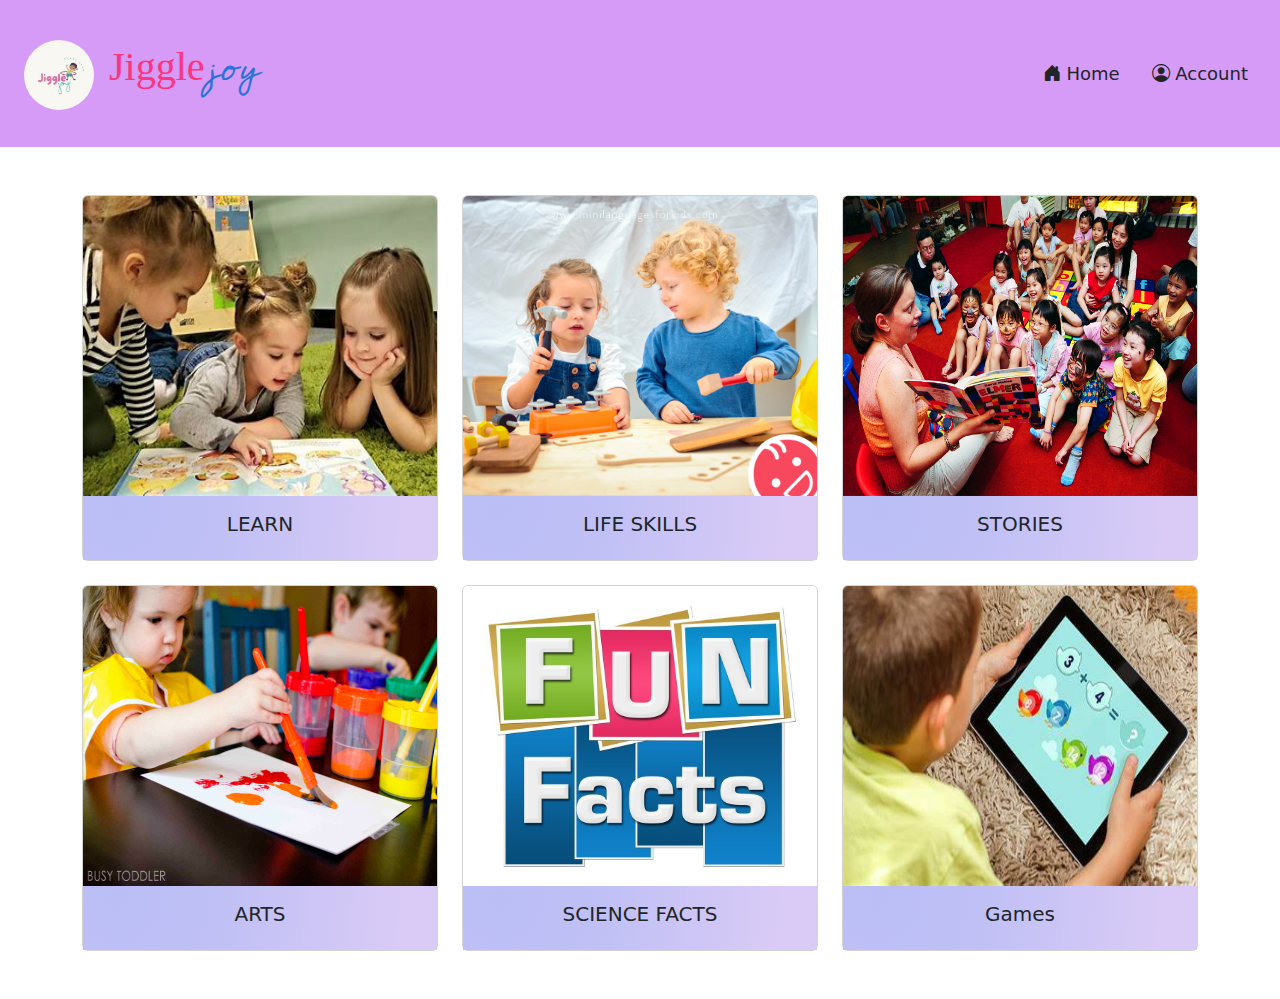
<file: index.html>
<!DOCTYPE html>
<html lang="en">
<head>
    <meta charset="UTF-8">
    <meta name="viewport" content="width=device-width, initial-scale=1.0">
    <link rel="icon" type="image/png" href="images/logo1.jpeg" class="rounded-pill Logo">
    <title>Jiggle Joy</title>
    <link rel="stylesheet" href="style.css">
    <link href="https://cdn.jsdelivr.net/npm/bootstrap@5.3.3/dist/css/bootstrap.min.css" rel="stylesheet">
    <script src="https://cdn.jsdelivr.net/npm/bootstrap@5.3.3/dist/js/bootstrap.bundle.min.js"></script>
    <link rel="preconnect" href="https://fonts.googleapis.com">
    <link rel="preconnect" href="https://fonts.gstatic.com" crossorigin>
    <link href="https://fonts.googleapis.com/css2?family=Cedarville+Cursive&display=swap" rel="stylesheet">
    <link rel="stylesheet" href="https://cdn.jsdelivr.net/npm/bootstrap-icons@1.5.0/font/bootstrap-icons.css">
</head>
<body>
  <nav class="navbar navbar-expand-md navabr-dark header">
    <div class="container-fluid p-4 text-white">
        <a href="index.html" class="navbar-brand heading">
            <img src="images/logo1.jpeg" alt="logo" class="rounded-pill Logo">
            <span class="heading">Jiggle</span>
            <span class="heading2">joy</span>
        </a> 
        <button class="navbar-toggler" type="button" data-bs-toggle="collapse" data-bs-target="#mynavbar">
          <span class="navbar-toggler-icon"></span>
        </button>
      <div class="collapse navbar-collapse" id="mynavbar">
        <ul class="navbar-nav ms-auto">
           <li class="nav-item me-3" id="home">
            <a href="index.html" class="nav-link active text-dark" aria-current="page"><i class="bi-house-door-fill text-dark"></i> Home</a>
           </li>
           <li class="nav-item text-white" id="Account">
            <a href="homepage.html" class="nav-link active text-dark"><i class="bi-person-circle text-dark"></i>  Account</a>
           </li>
        </ul>
      </div>
   </nav>
   <div class="container my-5">
    <div class="row row-cols-1 row-cols-md-3 g-4">
        <div class="col">
           <a href="learn.html" id="link1">
            <div class="card h-100 text-center">
                <img src="images/learn.jpg" class="card-img-top" alt="Technology and Innovation" id="img1">
                <div class="card-body" id="card">
                    <h5 class="card-title"><a href="learn.html" id="link1">LEARN</a></h5>
                    <!-- <p class="card-text">Explore inventions, robots, and more!</p> -->
                </div>
            </div>
           </a>
        </div>
        <div class="col">
          <a href="life.html">
            <div class="card h-100 text-center">
                <img src="images/life3.png" class="card-img-top" alt="Technology and Innovation" id="img2">
                <div class="card-body" id="card">
                    <h5 class="card-title"><a href="life.html" id="link1">LIFE SKILLS</a></h5>
                </div>
            </div>
          </a>
      </div>
    <div class="col">
      <a href="story.html">
        <div class="card h-100 text-center">
            <img src="images/story.jpg" class="card-img-top" alt="Technology and Innovation" id="img1">
            <div class="card-body" id="card">
                <h5 class="card-title"><a href="story.html" id="link1">STORIES</a></h5>
            </div>
        </div>
      </a>
  </div>
  <div class="col">
    <a href="art.html">
        <div class="card h-100 text-center">
            <img src="images/art.jpg" class="card-img-top" alt="Technology and Innovation" id="img1">
            <div class="card-body" id="card">
                <h5 class="card-title"><a href="art.html" id="link1">ARTS</a></h5>
            </div>
        </div>
    </a>
</div>
<div class="col">
    <a href="fact.html">
        <div class="card h-100 text-center">
            <img src="images/facts1.jpg" class="card-img-top" alt="Technology and Innovation" id="img1">
            <div class="card-body" id="card">
                <h5 class="card-title"><a href="fact.html" id="link1">SCIENCE FACTS</a></h5>
            </div>
        </div>
    </a>
</div>
<div class="col">
    <a href="games.html">
        <div class="card h-100 text-center">
            <img src="images/GAME2.jpg" class="card-img-top" alt="Technology and Innovation" id="img1">
            <div class="card-body" id="card">
                <h5 class="card-title"><a href="games.html" id="link1">Games</a></h5>
            </div>
        </div>
    </a>
</div>
        <!-- Repeat for other categories -->
    </div>
</div>


</body>
</html>
</file>
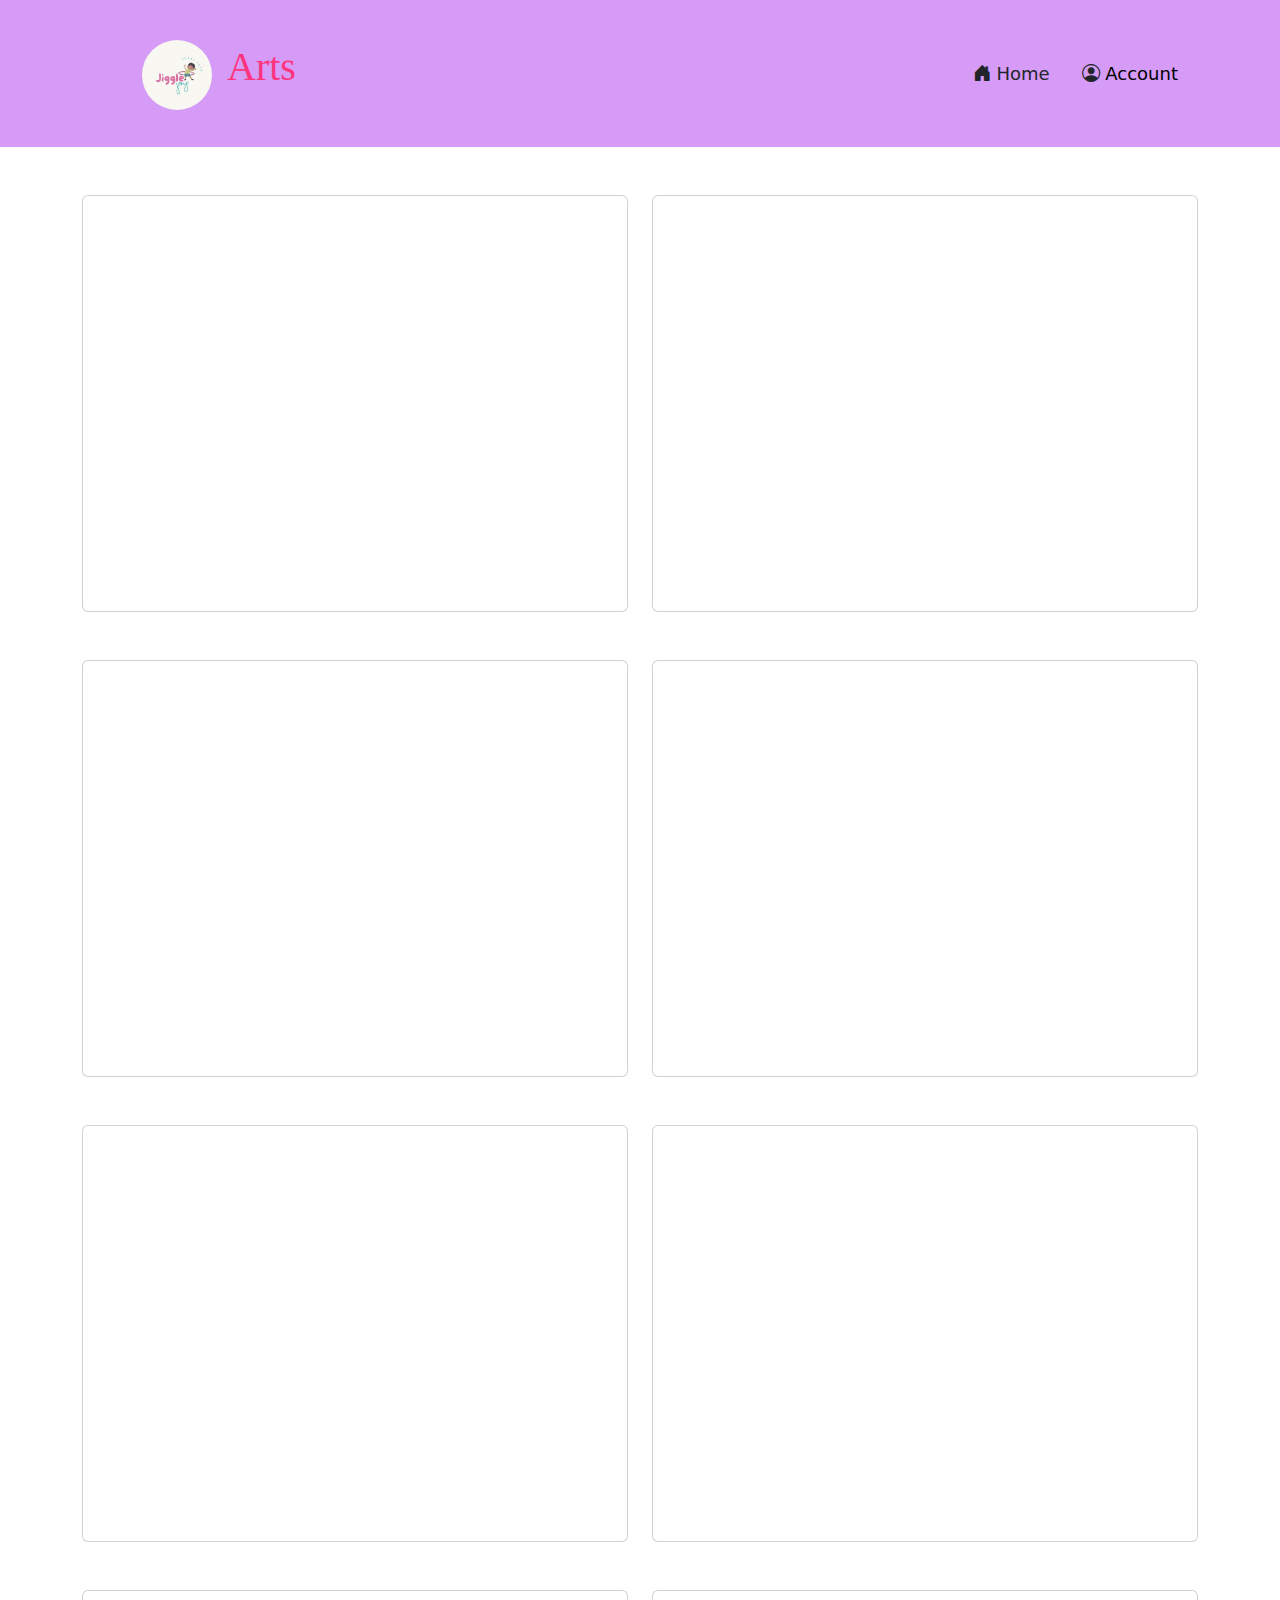
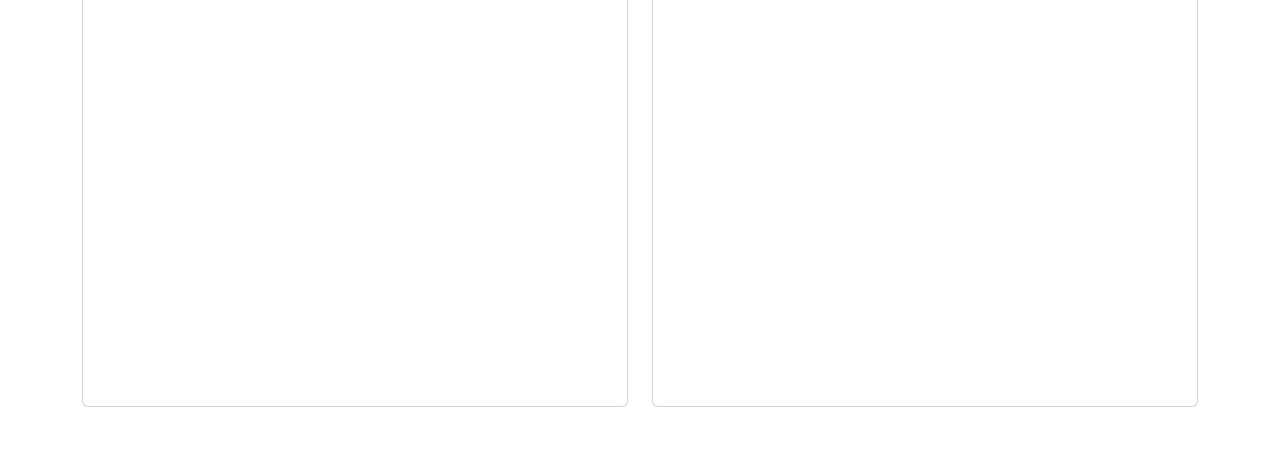
<file: art.html>
<!DOCTYPE html>
<html lang="en">
<head>
    <meta charset="UTF-8">
    <meta name="viewport" content="width=device-width, initial-scale=1.0">
    <link rel="icon" type="image/png" href="images/logo1.jpeg" class="rounded-pill Logo">
    <title>Jiggle Joy</title>
    <link rel="stylesheet" href="style.css">    
    <link href="https://cdn.jsdelivr.net/npm/bootstrap@5.3.3/dist/css/bootstrap.min.css" rel="stylesheet">
    <script src="https://cdn.jsdelivr.net/npm/bootstrap@5.3.3/dist/js/bootstrap.bundle.min.js"></script>
    <link rel="preconnect" href="https://fonts.googleapis.com">
    <link rel="preconnect" href="https://fonts.gstatic.com" crossorigin>
    <link href="https://fonts.googleapis.com/css2?family=Cedarville+Cursive&display=swap" rel="stylesheet">
    <link rel="stylesheet" href="https://cdn.jsdelivr.net/npm/bootstrap-icons@1.5.0/font/bootstrap-icons.css">
</head>
<body>
    <nav class="navbar navbar-expand-md navabr-dark header">
        <div class="container p-4 text-white">
            <a href="index.html" class="navbar-brand heading">
                <img src="images/logo1.jpeg" alt="logo" class="rounded-pill Logo ms-5">
                <span class="heading">Arts</span>
            </a> 
            <button class="navbar-toggler" type="button" data-bs-toggle="collapse" data-bs-target="#mynavbar">
              <span class="navbar-toggler-icon"></span>
            </button>
          <div class="collapse navbar-collapse" id="mynavbar">
            <ul class="navbar-nav ms-auto">
               <li class="nav-item me-3" id="home">
                <a href="index.html" class="nav-link active text-dark" aria-current="page"><i class="bi-house-door-fill text-dark"></i> Home</a>
               </li>
               <li class="nav-item text-white" id="Account">
                <a href="index.html" class="nav-link active text-pdark"><i class="bi-person-circle text-dark"></i> Account</a>
               </li>
            </ul>
          </div>
       </nav>
    <div class="container my-5">
        <div class="row row-cols-1 row-cols-md-2 g-4">
            <div class="col">
                <div class="card">
                    <iframe width="auto" height="415" src="https://www.youtube.com/embed/Y84xbGzPhN4?si=ezCWW5ePP1rJG0OP" title="YouTube video player" frameborder="0" allow="accelerometer; autoplay; clipboard-write; encrypted-media; gyroscope; picture-in-picture; web-share" referrerpolicy="strict-origin-when-cross-origin" allowfullscreen></iframe>
                  </div>
            </div>
            <div class="col">
                <div class="card">
                    <iframe width="auto" height="415" src="https://www.youtube.com/embed/A-o0m2O3On4?si=XjsFrt9O1yPVcRo-" title="YouTube video player" frameborder="0" allow="accelerometer; autoplay; clipboard-write; encrypted-media; gyroscope; picture-in-picture; web-share" referrerpolicy="strict-origin-when-cross-origin" allowfullscreen></iframe>
                  </div>
            </div>
        </div>
        <div class="row row-cols-1 row-cols-md-2 g-4 my-4">
            <div class="col">
                <div class="card">
                    <iframe width="auto" height="415" src="https://www.youtube.com/embed/tuVcdexgXs8?si=-BrFb6Y4KEqutwkU" title="YouTube video player" frameborder="0" allow="accelerometer; autoplay; clipboard-write; encrypted-media; gyroscope; picture-in-picture; web-share" referrerpolicy="strict-origin-when-cross-origin" allowfullscreen></iframe>
                  </div>
            </div>
            <div class="col">
                <div class="card">
                    <iframe width="auto" height="415" src="https://www.youtube.com/embed/xSsdnC896pU?si=IEKzS2MCgl905eDw" title="YouTube video player" frameborder="0" allow="accelerometer; autoplay; clipboard-write; encrypted-media; gyroscope; picture-in-picture; web-share" referrerpolicy="strict-origin-when-cross-origin" allowfullscreen></iframe>
                  </div>
            </div>
        </div>
        <div class="row row-cols-1 row-cols-md-2 g-4 my-4">
            <div class="col">
                <div class="card">
                    <iframe width="auto" height="415" src="https://www.youtube.com/embed/H_YmPmX6tnU?si=P-_gVswRAgaPdBTT" title="YouTube video player" frameborder="0" allow="accelerometer; autoplay; clipboard-write; encrypted-media; gyroscope; picture-in-picture; web-share" referrerpolicy="strict-origin-when-cross-origin" allowfullscreen></iframe>
                  </div>
            </div>
            <div class="col">
                <div class="card">
                    <iframe width="auto" height="415" src="https://www.youtube.com/embed/o1P4S5I_uuk?si=ze3cn8KUe7Bd7av6" title="YouTube video player" frameborder="0" allow="accelerometer; autoplay; clipboard-write; encrypted-media; gyroscope; picture-in-picture; web-share" referrerpolicy="strict-origin-when-cross-origin" allowfullscreen></iframe>
                  </div>
            </div>
        </div>
        <div class="row row-cols-1 row-cols-md-2 g-4 my-4">
            <div class="col">
                <div class="card">
                    <iframe width="auto" height="415" src="https://www.youtube.com/embed/cr1_T38qTYU?si=VX_OPNN5xQsiB4vJ" title="YouTube video player" frameborder="0" allow="accelerometer; autoplay; clipboard-write; encrypted-media; gyroscope; picture-in-picture; web-share" referrerpolicy="strict-origin-when-cross-origin" allowfullscreen></iframe>
                  </div>
            </div>
            <div class="col">
                <div class="card">
                    <iframe width="auto" height="415" src="https://www.youtube.com/embed/smx540T5mD4?si=m9Yf0ZdSo3yA1rr3" title="YouTube video player" frameborder="0" allow="accelerometer; autoplay; clipboard-write; encrypted-media; gyroscope; picture-in-picture; web-share" referrerpolicy="strict-origin-when-cross-origin" allowfullscreen></iframe>
                  </div>
            </div>
        </div>
    </div>
</body>
</html>
</file>
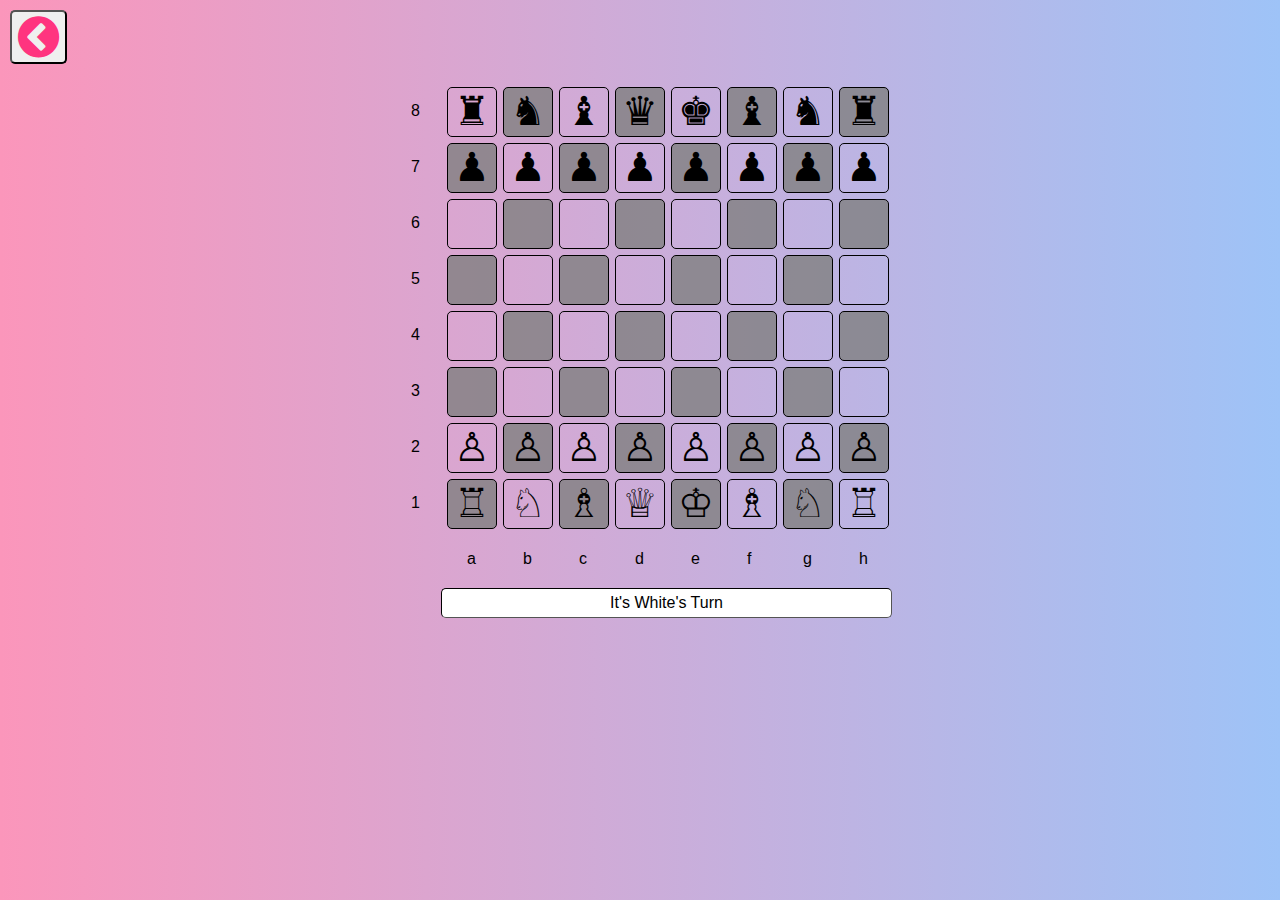
<file: chess.html>
<!DOCTYPE html>
<html lang="en">
<head>
    <meta charset="UTF-8">
    <meta http-equiv="X-UA-Compatible" content="IE=edge">
    <meta name="viewport" content="width=device-width, initial-scale=1.0">
    <title>Chess Game</title>
    <link rel="stylesheet" href="chess.css">
    <link rel="stylesheet" href="https://cdnjs.cloudflare.com/ajax/libs/font-awesome/4.7.0/css/font-awesome.min.css">
</head>
<body>
    <button><a href="games.html"><i class="fa fa-chevron-circle-left" style="font-size:48px;color:#ff347f;"></i></a></button>
    <br><nr></nr>
    <div id="game">
        <!-- row eight -->
        <div class="cellprefix">8</div>
        <div class="gamecell" id="1_8"></div>
        <div class="gamecell grey" id="2_8"></div>
        <div class="gamecell" id="3_8"></div>
        <div class="gamecell grey" id="4_8"></div>
        <div class="gamecell" id="5_8"></div>
        <div class="gamecell grey" id="6_8"></div>
        <div class="gamecell" id="7_8"></div>
        <div class="gamecell grey" id="8_8"></div>
        <!-- row seven -->
        <div class="cellprefix">7</div>
        <div class="gamecell grey" id="1_7"></div>
        <div class="gamecell" id="2_7"></div>
        <div class="gamecell grey" id="3_7"></div>
        <div class="gamecell" id="4_7"></div>
        <div class="gamecell grey" id="5_7"></div>
        <div class="gamecell" id="6_7"></div>
        <div class="gamecell grey" id="7_7"></div>
        <div class="gamecell" id="8_7"></div>
        <!-- row six -->
        <div class="cellprefix">6</div>
        <div class="gamecell" id="1_6"></div>
        <div class="gamecell grey" id="2_6"></div>
        <div class="gamecell" id="3_6"></div>
        <div class="gamecell grey" id="4_6"></div>
        <div class="gamecell" id="5_6"></div>
        <div class="gamecell grey" id="6_6"></div>
        <div class="gamecell" id="7_6"></div>
        <div class="gamecell grey" id="8_6"></div>
        <!-- row five -->
        <div class="cellprefix">5</div>
        <div class="gamecell grey" id="1_5"></div>
        <div class="gamecell" id="2_5"></div>
        <div class="gamecell grey" id="3_5"></div>
        <div class="gamecell" id="4_5"></div>
        <div class="gamecell grey" id="5_5"></div>
        <div class="gamecell" id="6_5"></div>
        <div class="gamecell grey" id="7_5"></div>
        <div class="gamecell" id="8_5"></div>
        <!-- row four -->
        <div class="cellprefix">4</div>
        <div class="gamecell" id="1_4"></div>
        <div class="gamecell grey" id="2_4"></div>
        <div class="gamecell" id="3_4"></div>
        <div class="gamecell grey" id="4_4"></div>
        <div class="gamecell" id="5_4"></div>
        <div class="gamecell grey" id="6_4"></div>
        <div class="gamecell" id="7_4"></div>
        <div class="gamecell grey" id="8_4"></div>
        <!-- row three -->
        <div class="cellprefix">3</div>
        <div class="gamecell grey" id="1_3"></div>
        <div class="gamecell" id="2_3"></div>
        <div class="gamecell grey" id="3_3"></div>
        <div class="gamecell" id="4_3"></div>
        <div class="gamecell grey" id="5_3"></div>
        <div class="gamecell" id="6_3"></div>
        <div class="gamecell grey" id="7_3"></div>
        <div class="gamecell" id="8_3"></div>
        <!-- row two -->
        <div class="cellprefix">2</div>
        <div class="gamecell" id="1_2"></div>
        <div class="gamecell grey" id="2_2"></div>
        <div class="gamecell" id="3_2"></div>
        <div class="gamecell grey" id="4_2"></div>
        <div class="gamecell" id="5_2"></div>
        <div class="gamecell grey" id="6_2"></div>
        <div class="gamecell" id="7_2"></div>
        <div class="gamecell grey" id="8_2"></div>
        <!-- row one -->
        <div class="cellprefix">1</div>
        <div class="gamecell grey" id="1_1"></div>
        <div class="gamecell" id="2_1"></div>
        <div class="gamecell grey" id="3_1"></div>
        <div class="gamecell" id="4_1"></div>
        <div class="gamecell grey" id="5_1"></div>
        <div class="gamecell" id="6_1"></div>
        <div class="gamecell grey" id="7_1"></div>
        <div class="gamecell" id="8_1"></div>
        <div class="cellprefix"></div>
        <div class="cellprefix">a</div>
        <div class="cellprefix">b</div>
        <div class="cellprefix">c</div>
        <div class="cellprefix">d</div>
        <div class="cellprefix">e</div>
        <div class="cellprefix">f</div>
        <div class="cellprefix">g</div>
        <div class="cellprefix">h</div>
        <div id="turn">It's White's Turn</div>
    </div>


    <script src='https://cdnjs.cloudflare.com/ajax/libs/jquery/3.2.1/jquery.min.js'></script>
    <script src="chess.js"></script>
</body>
</html>
</file>
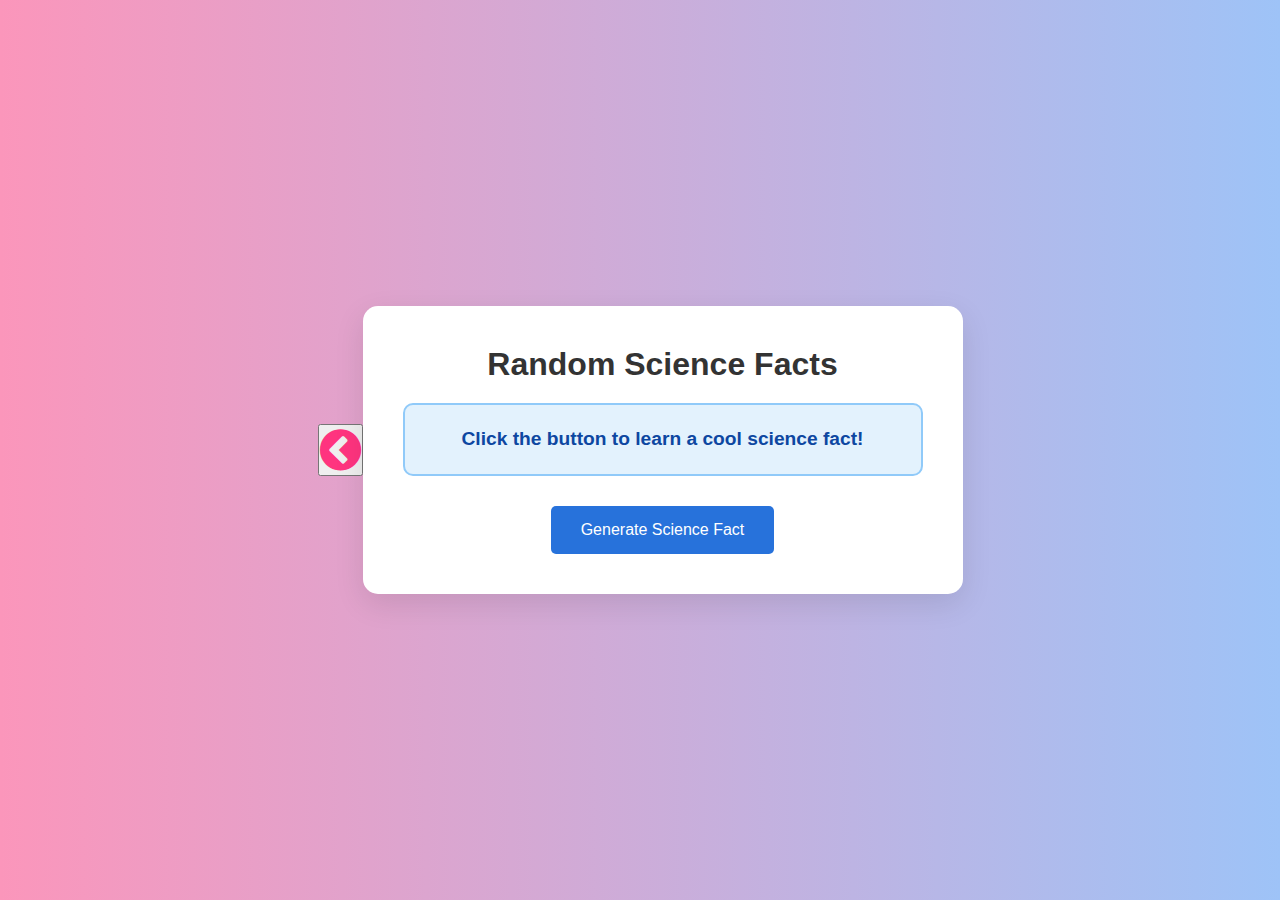
<file: fact.html>
<!DOCTYPE html>
<html lang="en">
<head>
    <meta charset="UTF-8">
    <meta name="viewport" content="width=device-width, initial-scale=1.0">
    <title>Random Science Facts Generator</title>
    <link rel="stylesheet" href="https://cdnjs.cloudflare.com/ajax/libs/font-awesome/4.7.0/css/font-awesome.min.css">
    <!-- Style CSS -->
    <link rel="stylesheet" href="fact.css">
</head>
<body>
    <button><a href="index.html"><i class="fa fa-chevron-circle-left" style="font-size:48px;color:#ff347f;"></i></a></button>
    <br>
    <br>
    <div class="container">
        <h1>Random Science Facts</h1>
        <div class="fact-box">
            <p id="science-fact">Click the button to learn a cool science fact!</p>
        </div>
        <button id="generate-btn">Generate Science Fact</button>
    </div>

    <!-- Script JS -->
    <script src="fact.js"></script>
</body>
</html>
</file>
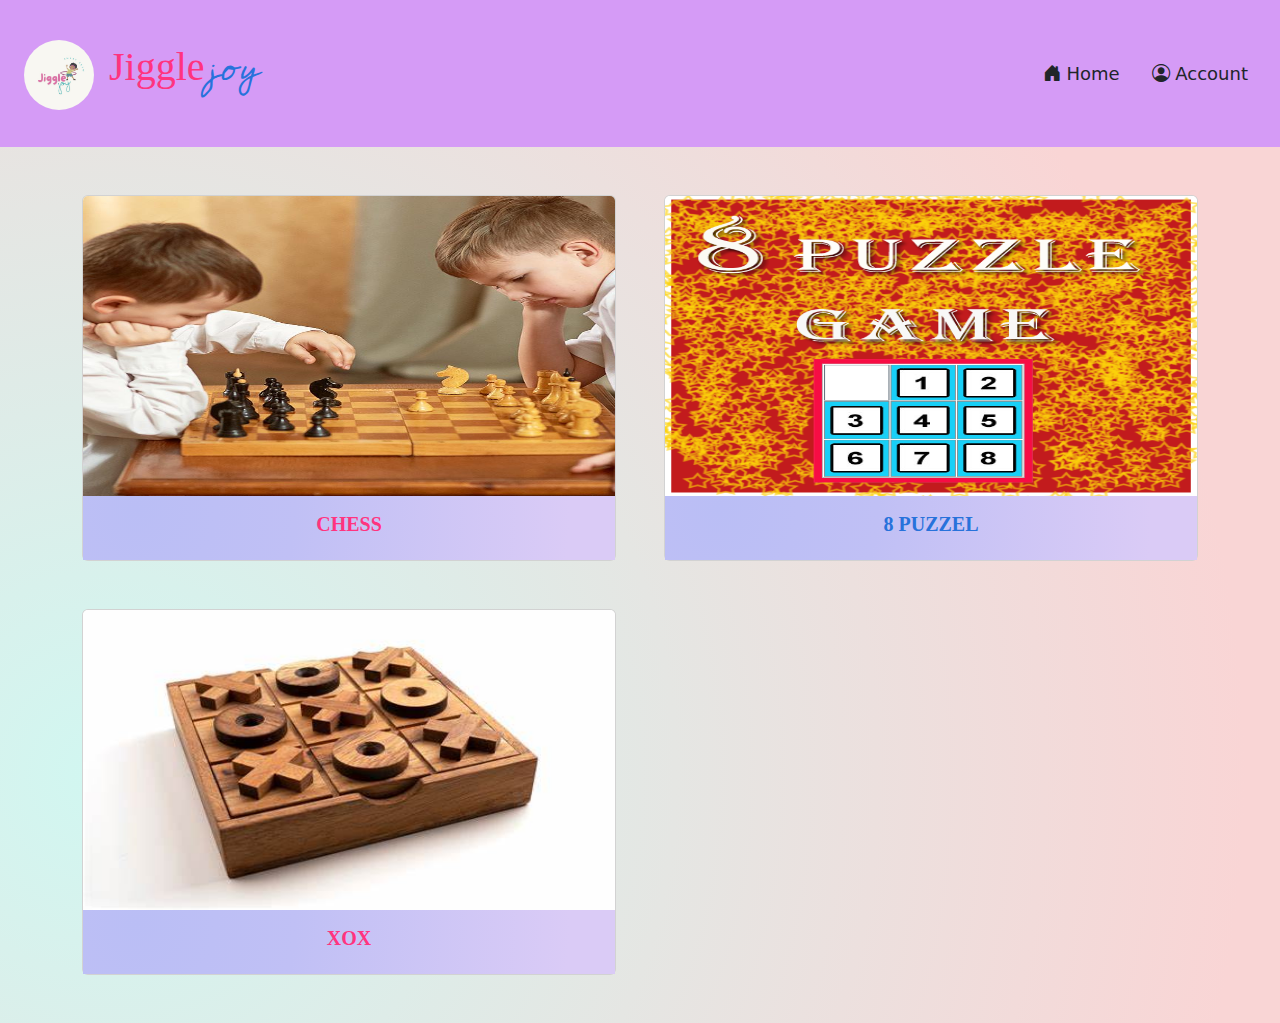
<file: games.html>
<!DOCTYPE html>
<html lang="en">
<head>
    <meta charset="UTF-8">
    <meta name="viewport" content="width=device-width, initial-scale=1.0">
    <link rel="icon" type="image/png" href="images/logo1.jpeg" class="rounded-pill Logo">
    <title>Jiggle Joy</title>
    <link rel="stylesheet" href="games.css">
    <link href="https://cdn.jsdelivr.net/npm/bootstrap@5.3.3/dist/css/bootstrap.min.css" rel="stylesheet">
    <script src="https://cdn.jsdelivr.net/npm/bootstrap@5.3.3/dist/js/bootstrap.bundle.min.js"></script>
    <link rel="preconnect" href="https://fonts.googleapis.com">
    <link rel="preconnect" href="https://fonts.gstatic.com" crossorigin>
    <link href="https://fonts.googleapis.com/css2?family=Cedarville+Cursive&display=swap" rel="stylesheet">
    <link rel="stylesheet" href="https://cdn.jsdelivr.net/npm/bootstrap-icons@1.5.0/font/bootstrap-icons.css">
</head>
<body>
  <nav class="navbar navbar-expand-md navabr-dark header">
    <div class="container-fluid p-4 text-white">
        <a href="index.html" class="navbar-brand heading">
            <img src="images/logo1.jpeg" alt="logo" class="rounded-pill Logo">
            <span class="heading">Jiggle</span>
            <span class="heading2">joy</span>
        </a> 
        <button class="navbar-toggler" type="button" data-bs-toggle="collapse" data-bs-target="#mynavbar">
          <span class="navbar-toggler-icon"></span>
        </button>
      <div class="collapse navbar-collapse" id="mynavbar">
        <ul class="navbar-nav ms-auto">
           <li class="nav-item me-3" id="home">
            <a href="index.html" class="nav-link active text-dark" aria-current="page"><i class="bi-house-door-fill text-dark"></i> Home</a>
           </li>
           <li class="nav-item text-white" id="Account">
            <a href="index.html" class="nav-link active text-dark"><i class="bi-person-circle text-dark"></i>  Account</a>
           </li>
        </ul>
      </div>
   </nav>
   <div class="container my-5">
    <div class="row row-cols-1 row-cols-md-2 g-5">
        <div class="col">
           <a href="chess.html" id="link1">
            <div class="card h-100 text-center">
                <img src="images/chess.jpg" class="card-img-top" alt="Technology and Innovation" id="img1">
                <div class="card-body" id="card">
                    <h5 class="card-title"><a href="chess.html" id="link1"> <span id="span1">CHESS</span> </h5>
                </div>
            </div>
           </a>
        </div>
        <div class="col">
          <a href="puzzle8.html">
            <div class="card h-100 text-center">
                <img src="images/puzzel.png" class="card-img-top" alt="Technology and Innovation" id="img2">
                <div class="card-body" id="card">
                    <h5 class="card-title"><a href="puzzle8.html" id="link1"> <span id="span2">8 PUZZEL</span></a></h5>
                </div>
            </div>
          </a>
        </div>
        <div class="col">   
            <a href="t.html">
              <div class="card h-100 text-center">
                  <img src="images/xox.jpg" class="card-img-top" alt="Technology and Innovation" id="img2">
                  <div class="card-body" id="card">
                      <h5 class="card-title"><a href="t.html" id="link1"> <span id="span1">XOX</span></a></h5>
                  </div>
              </div>
            </a>
          </div>
    </div>
</div>

</body>
</html>
</file>
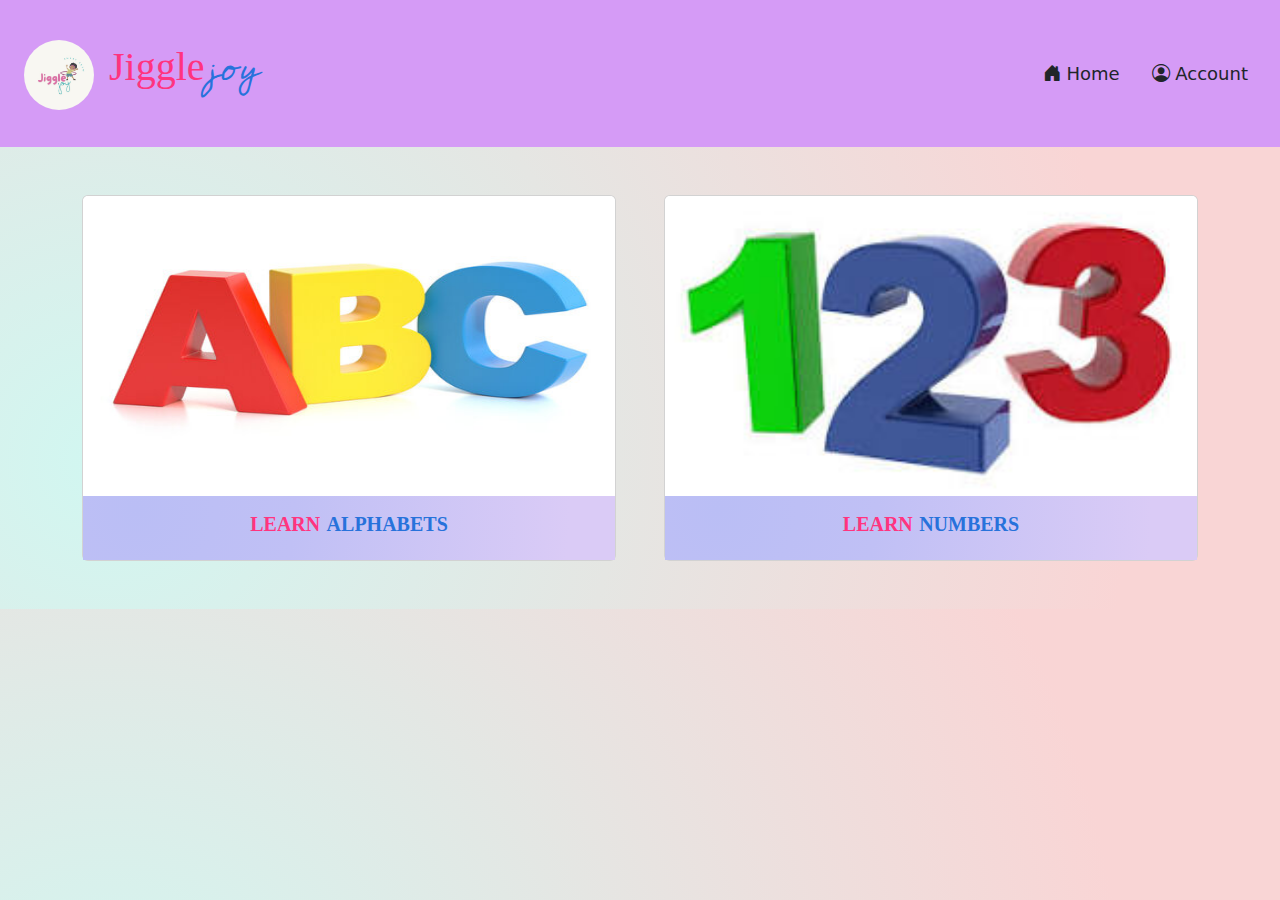
<file: learn.html>
<!DOCTYPE html>
<html lang="en">
<head>
    <meta charset="UTF-8">
    <meta name="viewport" content="width=device-width, initial-scale=1.0">
    <link rel="icon" type="image/png" href="images/logo1.jpeg" class="rounded-pill Logo">
    <title>Jiggle Joy</title>
    <link rel="stylesheet" href="learn.css">
    <link href="https://cdn.jsdelivr.net/npm/bootstrap@5.3.3/dist/css/bootstrap.min.css" rel="stylesheet">
    <script src="https://cdn.jsdelivr.net/npm/bootstrap@5.3.3/dist/js/bootstrap.bundle.min.js"></script>
    <link rel="preconnect" href="https://fonts.googleapis.com">
    <link rel="preconnect" href="https://fonts.gstatic.com" crossorigin>
    <link href="https://fonts.googleapis.com/css2?family=Cedarville+Cursive&display=swap" rel="stylesheet">
    <link rel="stylesheet" href="https://cdn.jsdelivr.net/npm/bootstrap-icons@1.5.0/font/bootstrap-icons.css">
</head>
<body>
  <nav class="navbar navbar-expand-md navabr-dark header">
    <div class="container-fluid p-4 text-white">
        <a href="index.html" class="navbar-brand heading">
            <img src="images/logo1.jpeg" alt="logo" class="rounded-pill Logo">
            <span class="heading">Jiggle</span>
            <span class="heading2">joy</span>
        </a> 
        <button class="navbar-toggler" type="button" data-bs-toggle="collapse" data-bs-target="#mynavbar">
          <span class="navbar-toggler-icon"></span>
        </button>
      <div class="collapse navbar-collapse" id="mynavbar">
        <ul class="navbar-nav ms-auto">
           <li class="nav-item me-3" id="home">
            <a href="index.html" class="nav-link active text-dark" aria-current="page"><i class="bi-house-door-fill text-dark"></i> Home</a>
           </li>
           <li class="nav-item text-white" id="Account">
            <a href="index.html" class="nav-link active text-dark"><i class="bi-person-circle text-dark"></i>  Account</a>
           </li>
        </ul>
      </div>
   </nav>
   <div class="container my-5">
    <div class="row row-cols-1 row-cols-md-2 g-5">
        <div class="col">
           <a href="letter.html" id="link1">
            <div class="card h-100 text-center">
                <img src="images/learn1.jpg" class="card-img-top" alt="Technology and Innovation" id="img1">
                <div class="card-body" id="card">
                    <h5 class="card-title"><a href="letter.html" id="link1"> <span id="span1">LEARN</span> <span id="span2">ALPHABETS</span> </a></h5>
                </div>
            </div>
           </a>
        </div>
        <div class="col">
          <a href="number.html">
            <div class="card h-100 text-center">
                <img src="images/learn2.jpg" class="card-img-top" alt="Technology and Innovation" id="img2">
                <div class="card-body" id="card">
                    <h5 class="card-title"><a href="number.html" id="link1"> <span id="span1">LEARN</span> <span id="span2">NUMBERS</span></a></h5>
                </div>
            </div>
          </a>
      </div>
    </div>
</div>

</body>
</html>
</file>
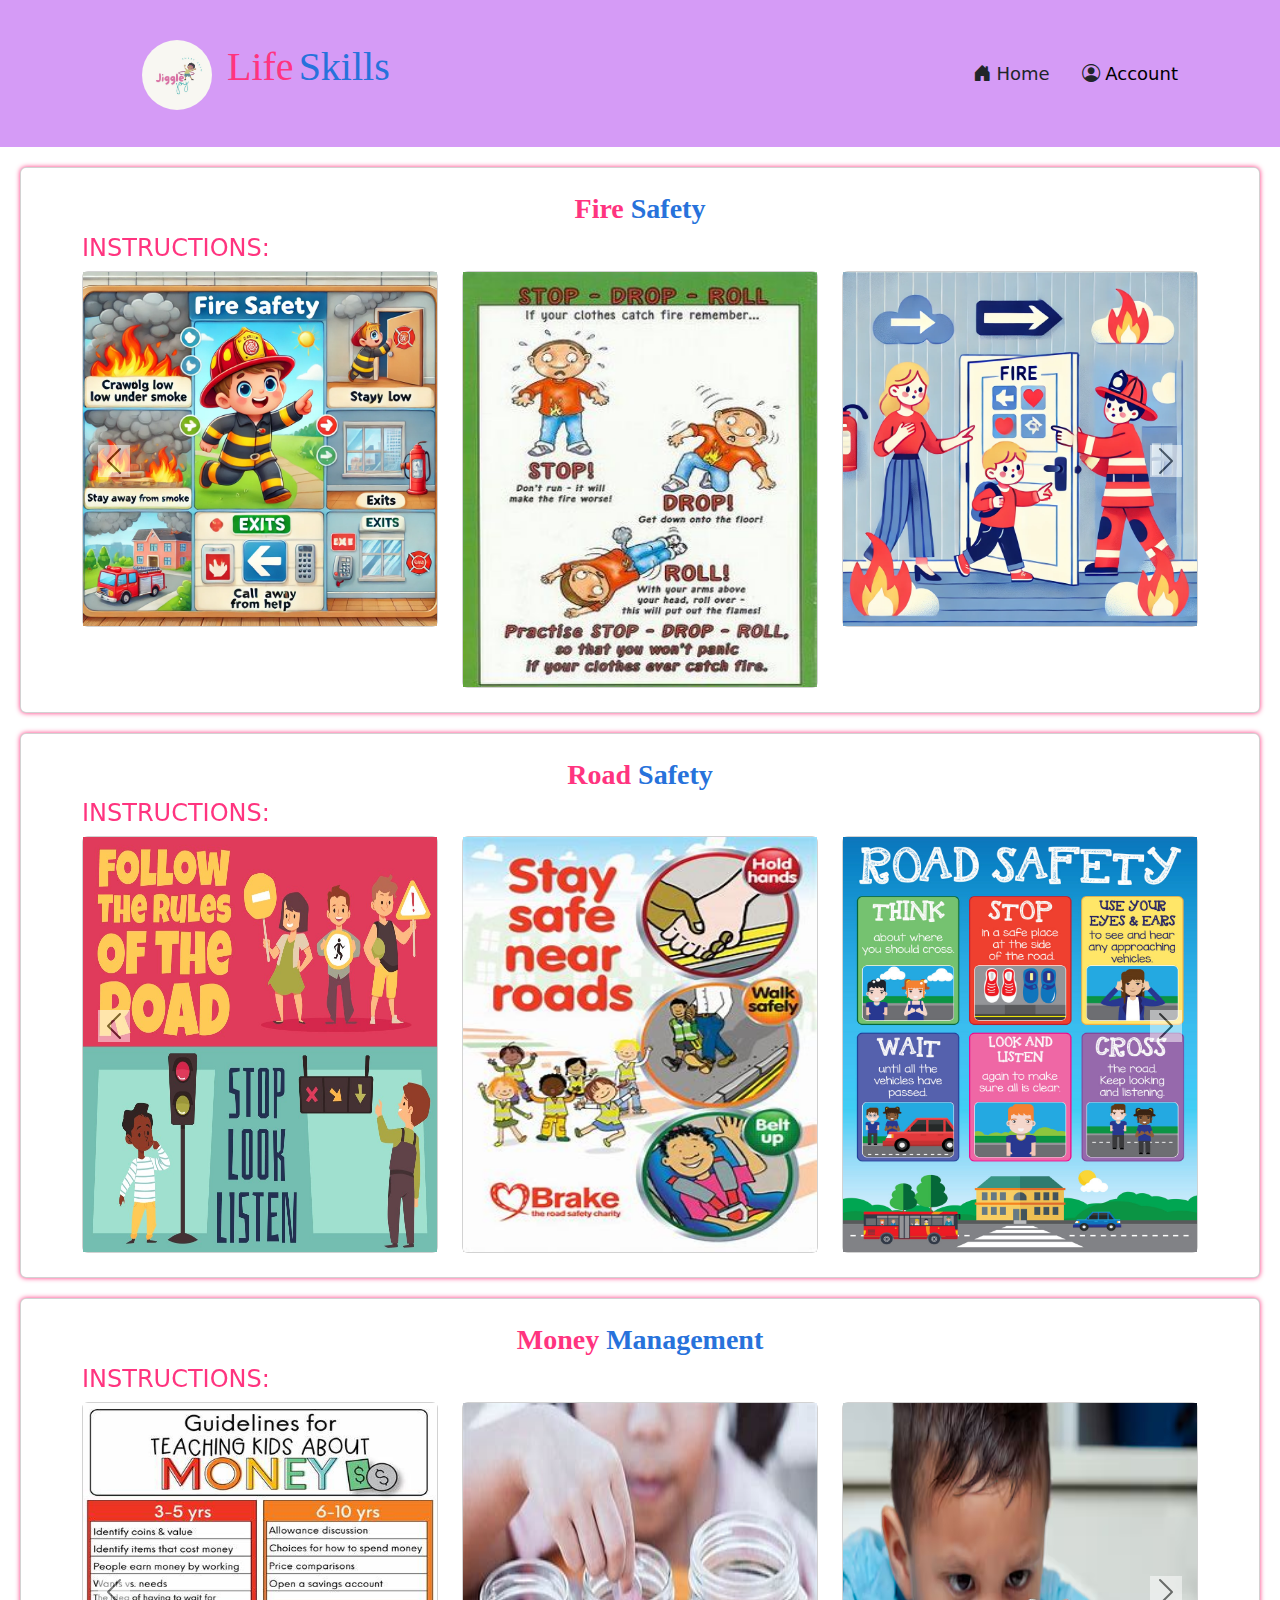
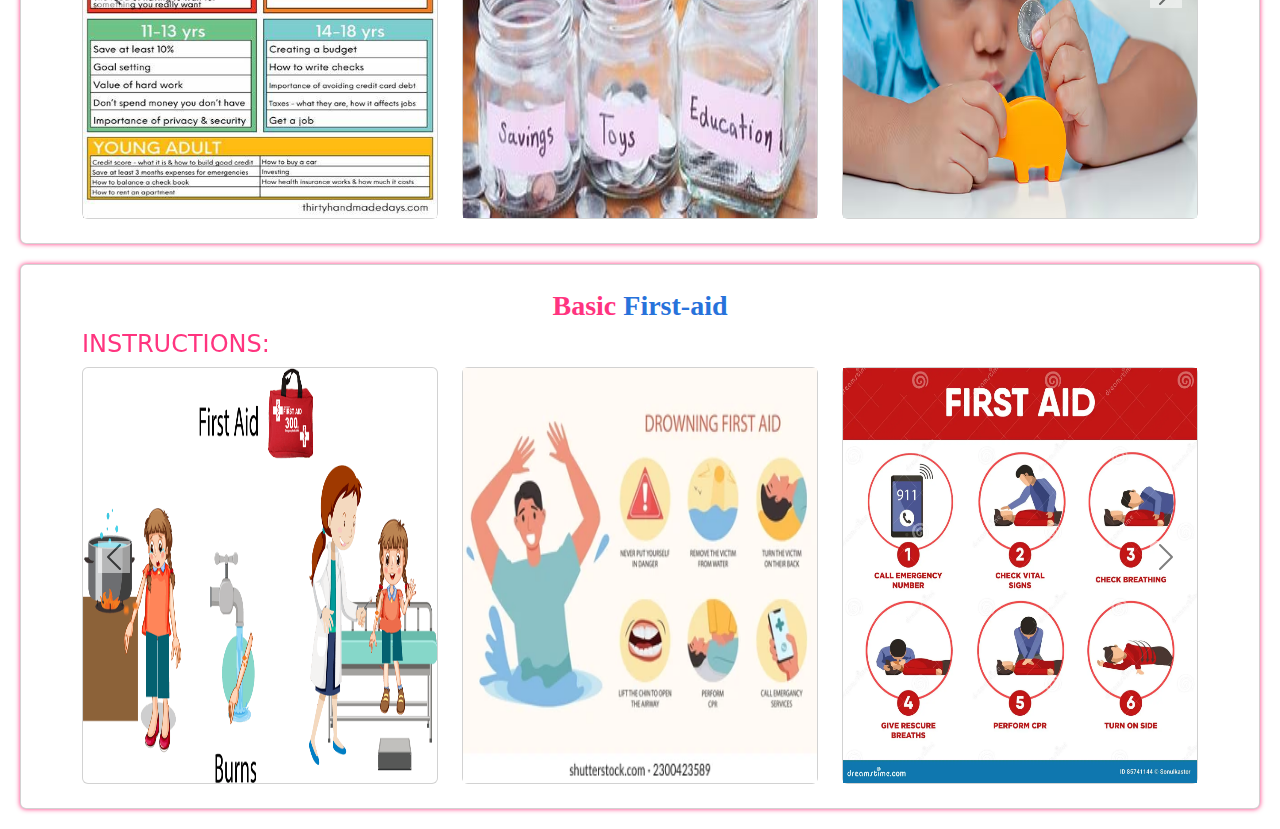
<file: life.html>
<!DOCTYPE html>
<html lang="en">
<head>
    <meta charset="UTF-8">
    <meta name="viewport" content="width=device-width, initial-scale=1.0">
    <link rel="icon" type="image/png" href="images/logo1.jpeg" class="rounded-pill Logo">
    <link rel="stylesheet" href="life.css">
    <link href="https://cdn.jsdelivr.net/npm/bootstrap@5.3.3/dist/css/bootstrap.min.css" rel="stylesheet">
    <link rel="stylesheet" href="https://cdn.jsdelivr.net/npm/bootstrap-icons@1.5.0/font/bootstrap-icons.css">
    <title>Life skills</title>
</head>
<body>
    <nav class="navbar navbar-expand-md navabr-dark header">
        <div class="container p-4 text-white">
            <a href="life.html" class="navbar-brand heading">
                <img src="images/logo1.jpeg" alt="logo" class="rounded-pill Logo ms-5">
                <span class="heading">Life</span>
                <span class="heading2">Skills</span>
            </a> 
            <button class="navbar-toggler" type="button" data-bs-toggle="collapse" data-bs-target="#mynavbar">
              <span class="navbar-toggler-icon"></span>
            </button>
          <div class="collapse navbar-collapse" id="mynavbar">
            <ul class="navbar-nav ms-auto">
               <li class="nav-item me-3" id="home">
                <a href="index.html" class="nav-link active text-dark" aria-current="page"><i class="bi-house-door-fill text-dark"></i> Home</a>
               </li>
               <li class="nav-item text-white" id="Account">
                <a href="index.html" class="nav-link active text-pdark"><i class="bi-person-circle text-dark"></i> Account</a>
               </li>
            </ul>
          </div>
       </nav>


   <div class="card" id="main_card">
    <div id="carouselExampleControls" class="carousel slide my-4" >
      <h3> <span class="fire">Fire</span><span class="safety"> Safety</span></h3>
      <div class="carousel-inner">
        <div class="carousel-item active">
          <div class="container">
              <h4 class="instruc">INSTRUCTIONS:</h4>
              <div class="row row-cols-1 row-cols-md-3 g-4">
                  <div class="col">
                      <div class="card" id="card1">
                          <img src="images/fire1.webp" alt="...">
                        </div>
                  </div>
                  <div class="col">
                      <div class="card" id="card1">
                          <img src="images/fire4.jpg" alt="..." id="img-m">
                        </div>
                  </div>
                  <div class="col">
                      <div class="card" id="card1">
                          <img src="images/fire3.webp" alt="...">
                        </div>
                  </div>
              </div>
          </div>
        </div>
        <div class="carousel-item">
          <div class="container">
              <h4 class="ved">VIDEOS:</h4>
              <div class="row row-cols-1 row-cols-md-2 g-4">
                  <div class="col">
                      <div class="card">
                          <iframe width="auto" height="415" src="https://www.youtube.com/embed/AWHGdWOI4kw?si=QQ1HEViYg9KaTRGK" title="YouTube video player" frameborder="0" allow="accelerometer; autoplay; clipboard-write; encrypted-media; gyroscope; picture-in-picture; web-share" referrerpolicy="strict-origin-when-cross-origin" allowfullscreen></iframe>
                        </div>
                  </div>
                  <div class="col">
                      <div class="card">
                          <iframe width="auto" height="415" src="https://www.youtube.com/embed/3yJtSSovwJM?si=T3aUQdYEFDrCWdp3" title="YouTube video player" frameborder="0" allow="accelerometer; autoplay; clipboard-write; encrypted-media; gyroscope; picture-in-picture; web-share" referrerpolicy="strict-origin-when-cross-origin" allowfullscreen></iframe>
                        </div>
                  </div>
              </div>
          </div>
        </div>
      <button class="carousel-control-prev" type="button" data-bs-target="#carouselExampleControls" data-bs-slide="prev">
        <span class="carousel-control-prev-icon" aria-hidden="true" id="prev"></span>
        <span class="visually-hidden">Previous</span>
      </button>
      <button class="carousel-control-next" type="button" data-bs-target="#carouselExampleControls" data-bs-slide="next">
        <span class="carousel-control-next-icon" aria-hidden="true" id="next"></span>
        <span class="visually-hidden">Next</span>
      </button>
    </div>
  </div>
   </div>
   <div class="card" id="main_card">
    <div id="carouselExampleControls1" class="carousel slide my-4">
      <h3> <span class="fire">Road</span><span class="safety"> Safety</span></h3>
      <div class="carousel-inner">
        <div class="carousel-item active">
          <div class="container">
              <h4 class="instruc">INSTRUCTIONS:</h4>
              <div class="row row-cols-1 row-cols-md-3 g-4">
                  <div class="col">
                      <div class="card" id="card1">
                          <img src="images/road.jpg" alt="..." id="img-m">
                        </div>
                  </div>
                  <div class="col">
                      <div class="card" id="card1">
                          <img src="images/road1.jpg" alt="..." id="img-m">
                        </div>
                  </div>
                  <div class="col">
                      <div class="card" id="card1">
                          <img src="images/road2.jpg" alt="..." id="img-m">
                        </div>
                  </div>
              </div>
          </div>
        </div>
        <div class="carousel-item">
          <div class="container">
              <h4 class="ved">VEDIOS:</h4>
              <div class="row row-cols-1 row-cols-md-2 g-4">
                  <div class="col">
                      <div class="card">
                        <iframe width="auto" height="415" src="https://www.youtube.com/embed/_NeEF1fwT4k?si=ac435AbVb1S70jF6" title="YouTube video player" frameborder="0" allow="accelerometer; autoplay; clipboard-write; encrypted-media; gyroscope; picture-in-picture; web-share" referrerpolicy="strict-origin-when-cross-origin" allowfullscreen></iframe>
                        </div>
                  </div>
                  <div class="col">
                      <div class="card">
                        <iframe width="auto" height="415" src="https://www.youtube.com/embed/bUwPNVEBZxA?si=pFJWRwUto05OGJO0" title="YouTube video player" frameborder="0" allow="accelerometer; autoplay; clipboard-write; encrypted-media; gyroscope; picture-in-picture; web-share" referrerpolicy="strict-origin-when-cross-origin" allowfullscreen></iframe>
                        </div>
                  </div>
              </div>
          </div>
        </div>
      <button class="carousel-control-prev" type="button" data-bs-target="#carouselExampleControls1" data-bs-slide="prev">
        <span class="carousel-control-prev-icon" aria-hidden="true" id="prev"></span>
        <span class="visually-hidden">Previous</span>
      </button>
      <button class="carousel-control-next" type="button" data-bs-target="#carouselExampleControls1" data-bs-slide="next">
        <span class="carousel-control-next-icon text-white" aria-hidden="true"  id="next"></span>
        <span class="visually-hidden">Next</span>
      </button>
    </div>
  </div>
   </div>
   <div class="card" id="main_card">
    <div id="carouselExampleControls2" class="carousel slide my-4">
      <h3> <span class="fire">Money</span><span class="safety"> Management</span></h3>
      <div class="carousel-inner">
        <div class="carousel-item active">
          <div class="container">
              <h4 class="instruc">INSTRUCTIONS:</h4>
              <div class="row row-cols-1 row-cols-md-3 g-4">
                  <div class="col">
                      <div class="card" id="card1">
                          <img src="images/money1.jpg" alt="..." id="img-m">
                        </div>
                  </div>
                  <div class="col">
                      <div class="card" id="card1">
                          <img src="images/money2.jpg" alt="..." id="img-m">
                        </div>
                  </div>
                  <div class="col">
                      <div class="card" id="card1">
                          <img src="images/money3.avif" alt="..." id="img-m">
                        </div>
                  </div>
              </div>
          </div>
        </div>
        <div class="carousel-item">
          <div class="container">
              <h4 class="ved">VEDIOS:</h4>
              <div class="row row-cols-1 row-cols-md-2 g-4">
                  <div class="col">
                      <div class="card">
                        <iframe width="auto" height="415" src="https://www.youtube.com/embed/XHwcbRjWEds?si=TLEfNIvy5w6NFaGF" title="YouTube video player" frameborder="0" allow="accelerometer; autoplay; clipboard-write; encrypted-media; gyroscope; picture-in-picture; web-share" referrerpolicy="strict-origin-when-cross-origin" allowfullscreen></iframe>
                        </div>
                  </div>
                  <div class="col">
                      <div class="card">
                        <iframe width="auto" height="415" src="https://www.youtube.com/embed/0iRbD5rM5qc?si=f1PwtMDV9sAEaOlx" title="YouTube video player" frameborder="0" allow="accelerometer; autoplay; clipboard-write; encrypted-media; gyroscope; picture-in-picture; web-share" referrerpolicy="strict-origin-when-cross-origin" allowfullscreen></iframe>
                        </div>
                  </div>
              </div>
          </div>
        </div>
      <button class="carousel-control-prev" type="button" data-bs-target="#carouselExampleControls2" data-bs-slide="prev">
        <span class="carousel-control-prev-icon" aria-hidden="true" id="prev"></span>
        <span class="visually-hidden">Previous</span>
      </button>
      <button class="carousel-control-next" type="button" data-bs-target="#carouselExampleControls2" data-bs-slide="next">
        <span class="carousel-control-next-icon text-white" aria-hidden="true"  id="next"></span>
        <span class="visually-hidden">Next</span>
      </button>
    </div>
  </div>
   </div>
   <div class="card" id="main_card">
    <div id="carouselExampleControls3" class="carousel slide my-4">
      <h3> <span class="fire">Basic</span><span class="safety"> First-aid</span></h3>
      <div class="carousel-inner">
        <div class="carousel-item active">
          <div class="container">
              <h4 class="instruc">INSTRUCTIONS:</h4>
              <div class="row row-cols-1 row-cols-md-3 g-4">
                  <div class="col">
                      <div class="card" id="card1">
                          <img src="images/first4.png" alt="..." id="img-m">
                        </div>
                  </div>
                  <div class="col">
                      <div class="card" id="card1">
                          <img src="images/first5.webp" alt="..." id="img-m">
                        </div>
                  </div>
                  <div class="col">
                      <div class="card" id="card1">
                          <img src="images/first3.webp" alt="..." id="img-m">
                        </div>
                  </div>
              </div>
          </div>
        </div>
        <div class="carousel-item">
          <div class="container">
              <h4 class="ved">VEDIOS:</h4>
              <div class="row row-cols-1 row-cols-md-2 g-4">
                  <div class="col">
                      <div class="card">
                        <iframe width="auto" height="415" src="https://www.youtube.com/embed/wrP3N5ShcTw?si=jW2AoZWdjgoewj4T" title="YouTube video player" frameborder="0" allow="accelerometer; autoplay; clipboard-write; encrypted-media; gyroscope; picture-in-picture; web-share" referrerpolicy="strict-origin-when-cross-origin" allowfullscreen></iframe>
                        </div>
                  </div>
                  <div class="col">
                      <div class="card">
                        <iframe width="auto" height="415" src="https://www.youtube.com/embed/QNbOkPCcVfE?si=jirNhtpuoaGMOdLG" title="YouTube video player" frameborder="0" allow="accelerometer; autoplay; clipboard-write; encrypted-media; gyroscope; picture-in-picture; web-share" referrerpolicy="strict-origin-when-cross-origin" allowfullscreen></iframe>
                        </div>
                  </div>
              </div>
          </div>
        </div>
      <button class="carousel-control-prev" type="button" data-bs-target="#carouselExampleControls3" data-bs-slide="prev">
        <span class="carousel-control-prev-icon" aria-hidden="true" id="prev"></span>
        <span class="visually-hidden">Previous</span>
      </button>
      <button class="carousel-control-next" type="button" data-bs-target="#carouselExampleControls3" data-bs-slide="next">
        <span class="carousel-control-next-icon text-white" aria-hidden="true"  id="next"></span>
        <span class="visually-hidden">Next</span>
      </button>
    </div>
  </div>
   </div>
       <script src="life.js"></script>
       <script src="https://cdn.jsdelivr.net/npm/bootstrap@5.3.3/dist/js/bootstrap.bundle.min.js"></script>
</body>
</html>
</file>
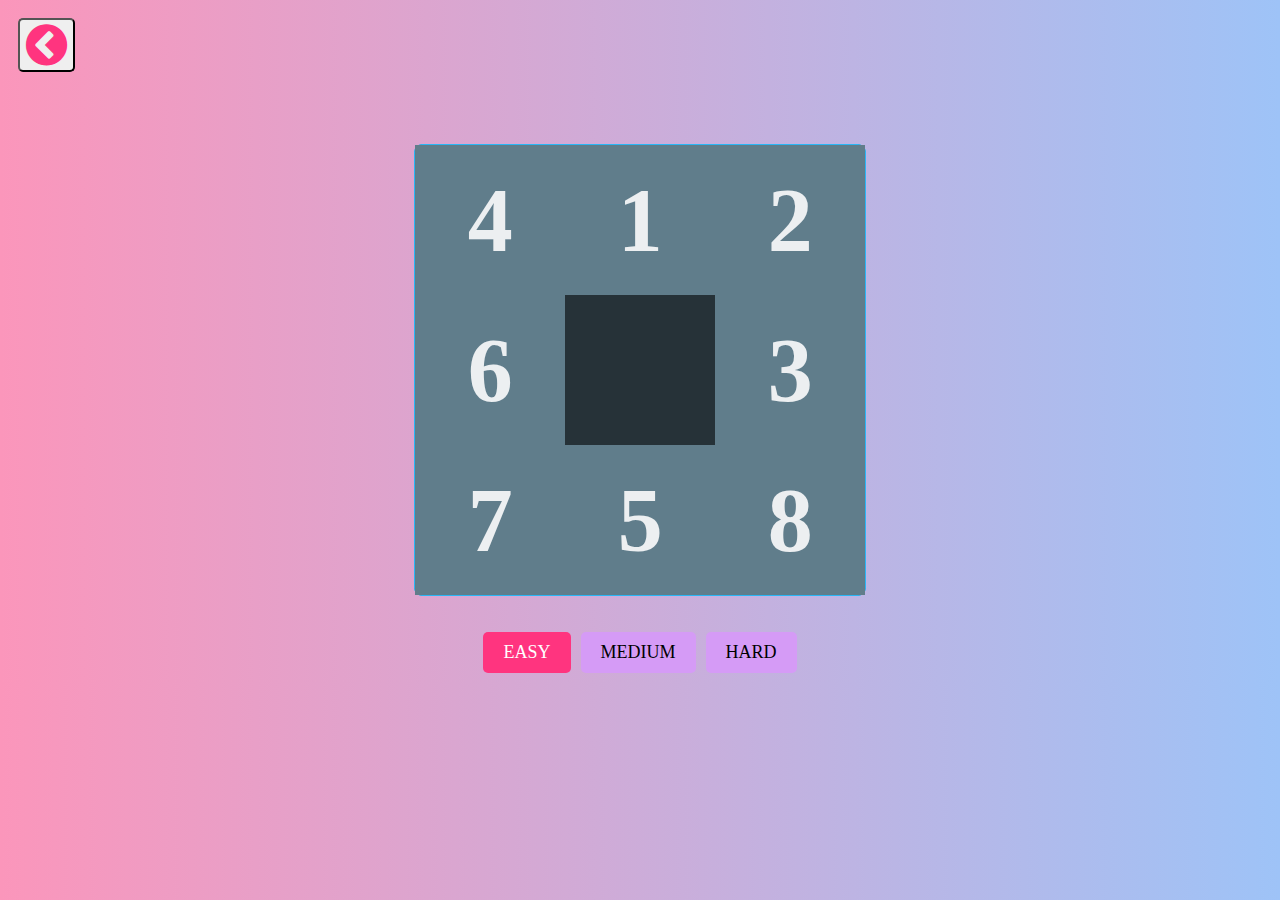
<file: puzzle8.html>
<!DOCTYPE html>
<html lang="en">
<head>
    <meta charset="UTF-8">
    <meta http-equiv="X-UA-Compatible" content="IE=edge">
    <meta name="viewport" content="width=device-width, initial-scale=1.0">
    <title>SLIDE PUZZLE</title>
    <link rel="stylesheet" href="https://cdnjs.cloudflare.com/ajax/libs/font-awesome/4.7.0/css/font-awesome.min.css">
    <link rel="stylesheet" href="puzzle8.css">
</head>
<body>
   <button><a href="games.html"><i class="fa fa-chevron-circle-left" style="font-size:48px;color:#ff347f;"></i></a></button>
    <br><br> <br> <br><br>
    <div id="puzzle_container">
        <div class="puzzle_block">1</div>
        <div class="puzzle_block">2</div>
        <div class="puzzle_block">3</div>
        <div class="puzzle_block">4</div>
        <div class="puzzle_block">5</div>
        <div class="puzzle_block">6</div>
        <div class="puzzle_block">7</div>
        <div class="puzzle_block">8</div>
    </div>
    <br><br>

    <div id="difficulty_container">
        <div class="difficulty_button active">EASY</div>
        <div class="difficulty_button">MEDIUM</div>
        <div class="difficulty_button">HARD</div>
    </div>

    <!-- Success Pop-up -->
    <div id="popup" class="popup">
        <div class="popup-content">
            <p>Puzzle Solved!</p>
        </div>
    </div>

    <script src="puzzle8.js"></script>
</body>
</html>
</file>
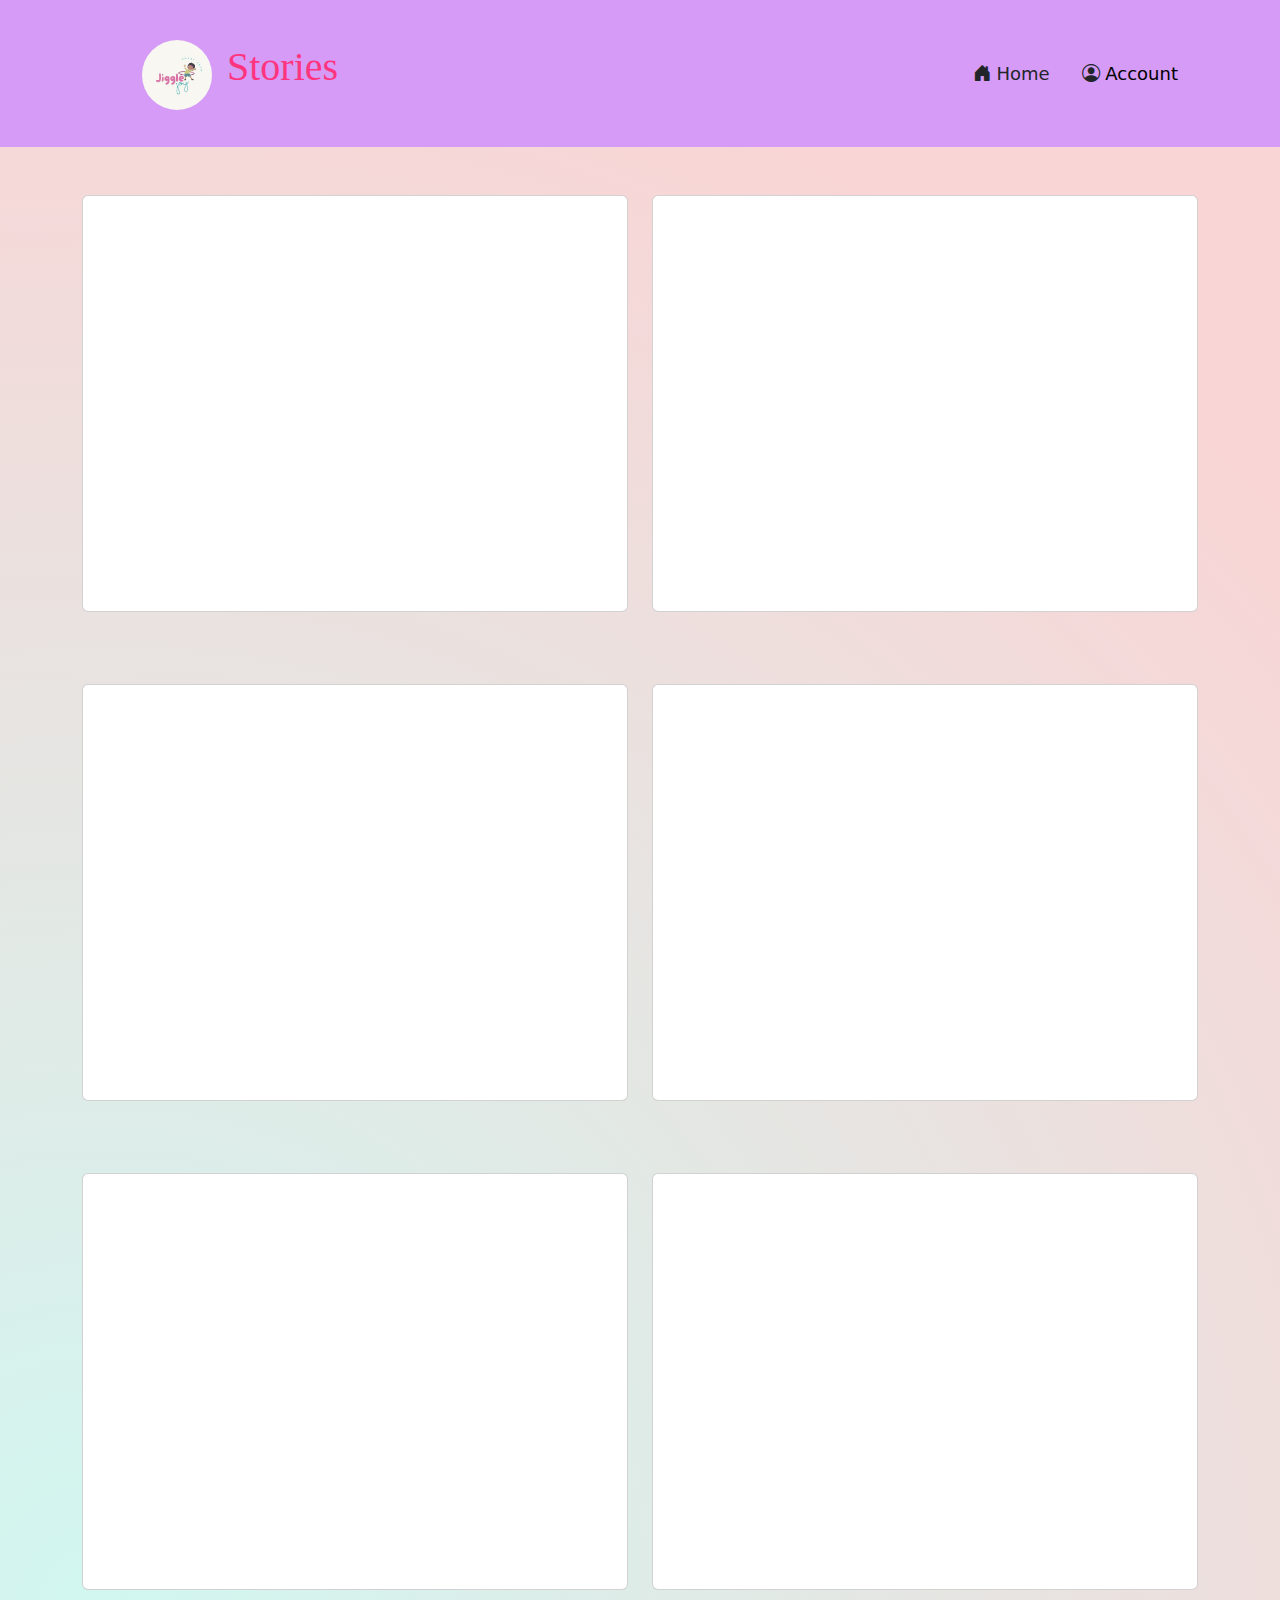
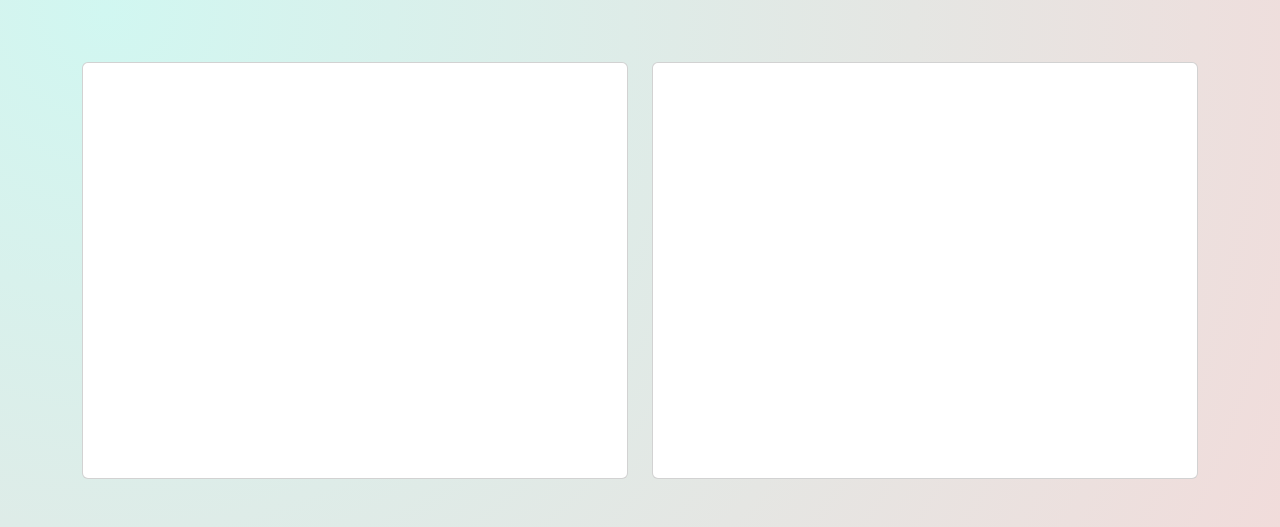
<file: story.html>
<!DOCTYPE html>
<html lang="en">
<head>
    <meta charset="UTF-8">
    <meta name="viewport" content="width=device-width, initial-scale=1.0">
    <link rel="icon" type="image/png" href="images/logo1.jpeg" class="rounded-pill Logo">
    <title>Jiggle Joy</title>
    <link rel="stylesheet" href="story.css">    
    <link href="https://cdn.jsdelivr.net/npm/bootstrap@5.3.3/dist/css/bootstrap.min.css" rel="stylesheet">
    <script src="https://cdn.jsdelivr.net/npm/bootstrap@5.3.3/dist/js/bootstrap.bundle.min.js"></script>
    <link rel="preconnect" href="https://fonts.googleapis.com">
    <link rel="preconnect" href="https://fonts.gstatic.com" crossorigin>
    <link href="https://fonts.googleapis.com/css2?family=Cedarville+Cursive&display=swap" rel="stylesheet">
    <link rel="stylesheet" href="https://cdn.jsdelivr.net/npm/bootstrap-icons@1.5.0/font/bootstrap-icons.css">
</head>
<body>
    <nav class="navbar navbar-expand-md navabr-dark header">
        <div class="container p-4 text-white">
            <a href="index.html" class="navbar-brand heading">
                <img src="images/logo1.jpeg" alt="logo" class="rounded-pill Logo ms-5">
                <span class="heading">Stories</span>
            </a> 
            <button class="navbar-toggler" type="button" data-bs-toggle="collapse" data-bs-target="#mynavbar">
              <span class="navbar-toggler-icon"></span>
            </button>
          <div class="collapse navbar-collapse" id="mynavbar">
            <ul class="navbar-nav ms-auto">
               <li class="nav-item me-3" id="home">
                <a href="index.html" class="nav-link active text-dark" aria-current="page"><i class="bi-house-door-fill text-dark"></i> Home</a>
               </li>
               <li class="nav-item text-white" id="Account">
                <a href="index.html" class="nav-link active text-pdark"><i class="bi-person-circle text-dark"></i> Account</a>
               </li>
            </ul>
          </div>
       </nav>
    <div class="container my-5">
        <div class="row row-cols-1 row-cols-md-2 g-4">
            <div class="col">
                <div class="card">
                    <iframe width="auto" height="415" src="https://www.youtube.com/embed/tUjOL_Nk6uo?si=e1sA_q6di-Xs1_7M" title="YouTube video player" frameborder="0" allow="accelerometer; autoplay; clipboard-write; encrypted-media; gyroscope; picture-in-picture; web-share" referrerpolicy="strict-origin-when-cross-origin" allowfullscreen></iframe>
                </div>
            </div>
            <div class="col">
                <div class="card">
                    <iframe width="auto" height="415" src="https://www.youtube.com/embed/Y5EL8g2u11M?si=885r2rDZwC6ogprG" title="YouTube video player" frameborder="0" allow="accelerometer; autoplay; clipboard-write; encrypted-media; gyroscope; picture-in-picture; web-share" referrerpolicy="strict-origin-when-cross-origin" allowfullscreen></iframe>
                </div>
            </div>  
        </div>
        <div class="row row-cols-1 row-cols-md-2 g-4 my-5">
            <div class="col">
                <div class="card">
                    <iframe width="auto" height="415" src="https://www.youtube.com/embed/VG3arGjg0Hk?si=LJ20pRdDUEIEzxWe" title="YouTube video player" frameborder="0" allow="accelerometer; autoplay; clipboard-write; encrypted-media; gyroscope; picture-in-picture; web-share" referrerpolicy="strict-origin-when-cross-origin" allowfullscreen></iframe>
                </div>
            </div>
            <div class="col">
                <div class="card">
                    <iframe width="auto" height="415" src="https://www.youtube.com/embed/kAo4-2UzgPo?si=UitQickM-muDSeA-" title="YouTube video player" frameborder="0" allow="accelerometer; autoplay; clipboard-write; encrypted-media; gyroscope; picture-in-picture; web-share" referrerpolicy="strict-origin-when-cross-origin" allowfullscreen></iframe>
                </div>
            </div>  
        </div>
        <div class="row row-cols-1 row-cols-md-2 g-4 my-5">
            <div class="col">
                <div class="card">
                    <iframe width="auto" height="415" src="https://www.youtube.com/embed/ZB4lOVRMt5I?si=TtLlQNwzES8MbOKc" title="YouTube video player" frameborder="0" allow="accelerometer; autoplay; clipboard-write; encrypted-media; gyroscope; picture-in-picture; web-share" referrerpolicy="strict-origin-when-cross-origin" allowfullscreen></iframe>
                </div>
            </div>
            <div class="col">
                <div class="card">
                    <iframe width="auto" height="415" src="https://www.youtube.com/embed/ADi7F695d90?si=0sdKbNaij82ruHp2" title="YouTube video player" frameborder="0" allow="accelerometer; autoplay; clipboard-write; encrypted-media; gyroscope; picture-in-picture; web-share" referrerpolicy="strict-origin-when-cross-origin" allowfullscreen></iframe>
                </div>
            </div>  
        </div>
        <div class="row row-cols-1 row-cols-md-2 g-4 my-5">
            <div class="col">
                <div class="card">
                    <iframe width="auto" height="415" src="https://www.youtube.com/embed/_z6ZIwKu1bY?si=XKdZi9j41oPEPoju" title="YouTube video player" frameborder="0" allow="accelerometer; autoplay; clipboard-write; encrypted-media; gyroscope; picture-in-picture; web-share" referrerpolicy="strict-origin-when-cross-origin" allowfullscreen></iframe>
                </div>
            </div>
            <div class="col">
                <div class="card">
                    <iframe width="auto" height="415" src="https://www.youtube.com/embed/FU_0NF_jrgE?si=UqOs1KNGGYCQrQPN" title="YouTube video player" frameborder="0" allow="accelerometer; autoplay; clipboard-write; encrypted-media; gyroscope; picture-in-picture; web-share" referrerpolicy="strict-origin-when-cross-origin" allowfullscreen></iframe>
                </div>
            </div>  
        </div>
    </div>
</body>
</html>
</file>
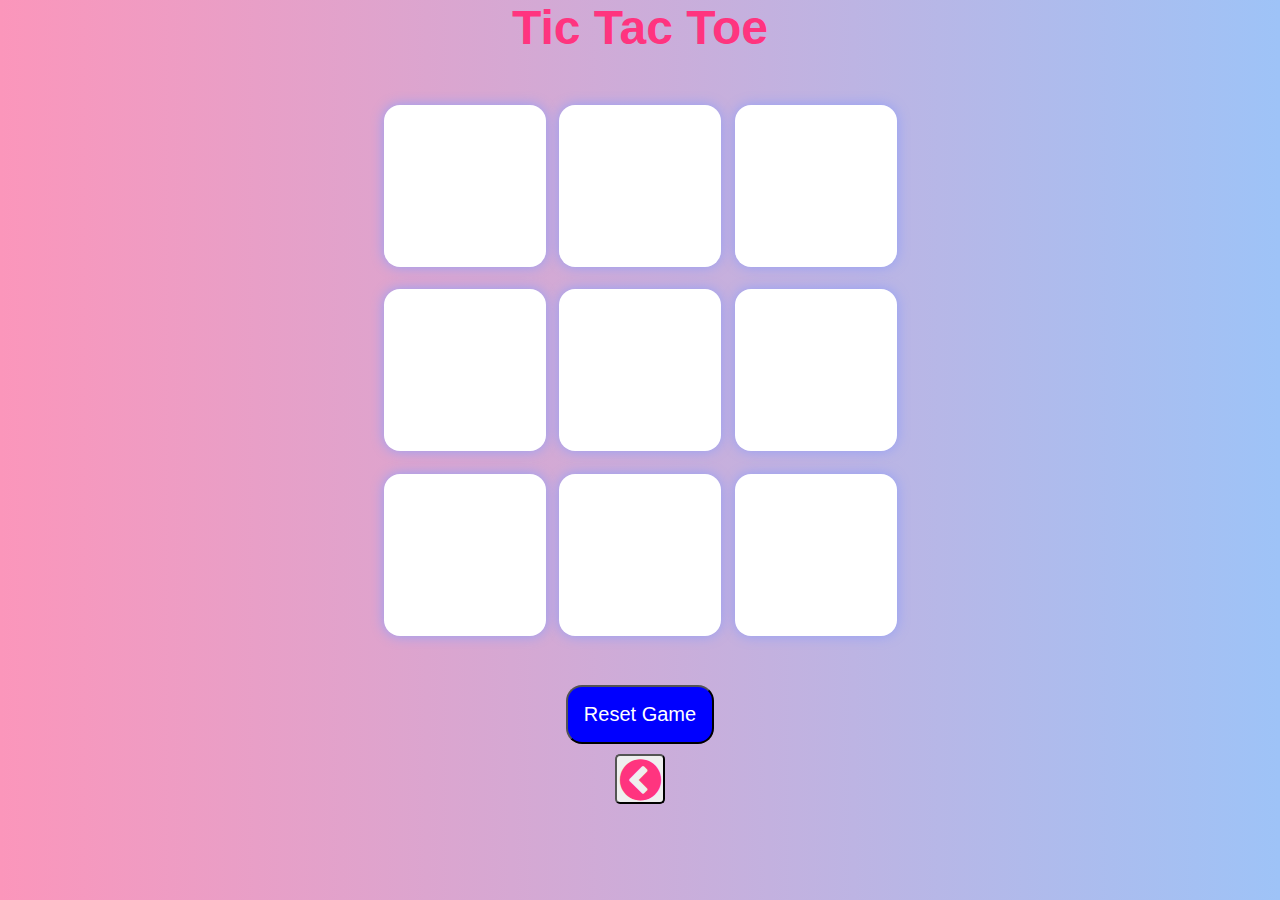
<file: t.html>
<!DOCTYPE html>
<html lang="en">
<head>
    <meta charset="UTF-8">
    <meta name="viewport" content="width=device-width, initial-scale=1.0">
    <title>Tic-tac-toe game</title>
    <link rel="stylesheet" href="t.css">
    <link rel="stylesheet" href="https://cdnjs.cloudflare.com/ajax/libs/font-awesome/4.7.0/css/font-awesome.min.css">
</head>
<body>
    <div class="msg_Container hide">
        <p id="msg" >Winner</p>
        <button id="new-btn">New Game</button>
    </div>
    <h1>Tic Tac Toe</h1>
    <div class="Container">
        <div class="game">
            <button class="box"></button>
            <button class="box"></button>
            <button class="box"></button>
            <button class="box"></button>
            <button class="box"></button>
            <button class="box"></button>
            <button class="box"></button>
            <button class="box"></button>
            <button class="box"></button>
        </div>
    </div>
    <button id="Reset-btn">Reset Game</button> <br>
    <button class="back"><a href="games.html"><i class="fa fa-chevron-circle-left" style="font-size:48px;color:#ff347f;"></i></a></button>
    <script src="t.js"></script>
</body>
</html>
</file>
<file: style.css>
/* body{
    background: radial-gradient(321px at 8.3% 75.7%, rgb(209, 247, 241) 0%, rgb(249, 213, 213) 81%);
} */
.Logo{
    width: 70px;
    margin-right: 10px;
}
.header{
    background-color:#d59bf6;
}
.heading{
    font-size:40px;
    font-family: cursive;
    color: #ff347f;
}
.heading2{
    font-size:40px;
    font-family: "Cedarville Cursive", cursive;
    color: #2772db;
}
#home{
    font-size: 18px;
}
#Account{
    font-size: 18px;
}
#Account:hover{
    transform:scale(1.2,1.2);
    background-color: #ff347f;
    border-radius: 10px;
}
#home:hover{
    transform:scale(1.2,1.2);
    background-color: #ff347f;
    border-radius: 10px;
}
.card{
    background-color: #f5c7f7;
}
.column{
    border: solid;
    height: 50px;
}
#card{
    background: radial-gradient(circle at 10% 20%, rgb(186, 190, 245) 0%, rgb(192, 192, 245) 33.1%, rgb(218, 203, 246) 90%);
}
#card:hover{
    background: linear-gradient(-225deg, #7742B2 0%, #F180FF 52%, #FD8BD9 100%);
    cursor: pointer;
}
#img1{
    height: 300px;
}
#img2{
    height: 300px;
}
#link1{
    text-decoration: none;
    color: inherit;
}
img:hover {
    border: 5px solid #040304; 
    transition: border 0.3s ease;
  }
  .carousel-control-next-icon{
    background-color: #333;
  }
</file>
<file: chess.css>
button{
  margin-top: 10px;
  margin-left: 10px;
  border-radius: 5px;
}
body{
  background-color: #c9d6ff;
  background:linear-gradient(to right, #fb96bb,#9ec3f7);
}


html,
body {
  width: 100%;
  height: 100%;
  padding: 0;
  margin: 0;
  font-family: sans-serif;
}

div * {
  padding: 0;
  margin: 0;
  box-sizing: border-box;
}

#turn {
  max-width: 451px;
  max-height: 30px;
  width: 100%;
  height: 100%;
  position: relative;
  float: right;
  border-radius: 5px;
  border: 1px solid rgb(0, 0, 0);
  border-style: inset;
  text-align: center;
  padding: 5px 0 0 0;
  background: #fff;
  transition: .85s linear;
}

.turnhighlight {
  background: #5cb85c !important;
  color: #fff;
}

#game {
  max-width: 504px;
  max-height: 504px;
  width: 100%;
  height: 100%;
  position: relative;
  margin: 20px auto;
}

.cellprefix {
  width: 100%;
  height: 100%;
  max-width: 50px;
  max-height: 50px;
  float: left;
  margin: 3px;
  padding: 15px 0 0 20px;
}

.gamecell {
  border: 1px solid #000;
  width: 100%;
  height: 100%;
  max-width: 50px;
  max-height: 50px;
  float: left;
  margin: 3px;
  transition: all 0.5s ease-in-out;
  border-radius: 5px;
  font-size: 30pt;
  padding: 0 0 0 6px;
  cursor: pointer;
  z-index: 1;
}

.gamecell:hover {
  color: #fff;
  background: rgba(37, 88, 228, 0.712);
  z-index: 2;
  transform: translate(10px, -10px);
  animation: neonBlueText 1.5s ease-in-out infinite alternate;
}

.grey {
  background: rgba(128, 128, 128, 0.801);
}

.green {
  /*background: green !important;*/
  background: rgb(65, 161, 73) !important;
}

.neonblue_txt {
  animation: neonBlueText 1.5s ease-in-out infinite alternate;
}

.neonorange_txt {
  animation: neonOrangeText 1.5s ease-in-out infinite alternate;
}

.neongreen_txt {
  animation: neonGreenText 1.5s ease-in-out infinite alternate;
}

/* --- N E O N    T E X T --- */
@keyframes neonBlueText {
  from {
    text-shadow: 0 0 10px #fff, 0 0 20px #fff, 0 0 30px #fff, 0 0 40px #228dff,
      0 0 70px #228dff, 0 0 80px #228dff, 0 0 100px #228dff, 0 0 150px #228dff;
  }
  to {
    text-shadow: 0 0 5px #fff, 0 0 10px #fff, 0 0 15px #fff, 0 0 20px #228dff,
      0 0 35px #228dff, 0 0 40px #228dff, 0 0 50px #228dff, 0 0 75px #228dff;
  }
}

@keyframes neonOrangeText {
  from {
    text-shadow: 0 0 10px #fff, 0 0 20px #fff, 0 0 30px #fff, 0 0 40px #ff9900,
      0 0 70px #ff9900, 0 0 80px #ff9900, 0 0 100px #ff9900, 0 0 150px #ff9900;
  }
  to {
    text-shadow: 0 0 5px #fff, 0 0 10px #fff, 0 0 15px #fff, 0 0 20px #ff9900,
      0 0 35px #ff9900, 0 0 40px #ff9900, 0 0 50px #ff9900, 0 0 75px #ff9900;
  }
}

@keyframes neonGreenText {
  from {
    text-shadow: 0 0 10px #fff, 0 0 20px #fff, 0 0 30px #fff, 0 0 40px #b6ff00,
      0 0 70px #b6ff00, 0 0 80px #b6ff00, 0 0 100px #b6ff00, 0 0 150px #b6ff00;
  }
  to {
    text-shadow: 0 0 5px #fff, 0 0 10px #fff, 0 0 15px #fff, 0 0 20px #b6ff00,
      0 0 35px #b6ff00, 0 0 40px #b6ff00, 0 0 50px #b6ff00, 0 0 75px #b6ff00;
  }
}
/* --- N E O N --- */

/* animation: neon 1.5s ease-in-out infinite alternate; */

@keyframes neonBlue {
  from {
    box-shadow: 0 0 10px #fff, 0 0 20px #fff, 0 0 30px #fff, 0 0 40px #228dff,
      0 0 70px #228dff, 0 0 80px #228dff, 0 0 100px #228dff, 0 0 150px #228dff;
  }
  to {
    box-shadow: 0 0 5px #fff, 0 0 10px #fff, 0 0 15px #fff, 0 0 20px #228dff,
      0 0 35px #228dff, 0 0 40px #228dff, 0 0 50px #228dff, 0 0 75px #228dff;
  }
}

/*! * * * * * * * * * * * * * * * * * * * *\  
  CSShake :: shake-little
  v1.5.0
  CSS classes to move your DOM
  (c) 2015 @elrumordelaluz
  http://elrumordelaluz.github.io/csshake/
  Licensed under MIT
\* * * * * * * * * * * * * * * * * * * * */
.shake-little {
  display: inline-block;
  transform-origin: center center; }

.shake-freeze,
.shake-constant.shake-constant--hover:hover,
.shake-trigger:hover .shake-constant.shake-constant--hover {
  animation-play-state: paused; }

.shake-freeze:hover,
.shake-trigger:hover .shake-freeze, .shake-little:hover,
.shake-trigger:hover .shake-little {
  animation-play-state: running; }

@keyframes shake-little {
  2% {
    transform: translate(1px, 0px) rotate(0.5deg); }
  4% {
    transform: translate(1px, 0px) rotate(0.5deg); }
  6% {
    transform: translate(1px, 1px) rotate(0.5deg); }
  8% {
    transform: translate(0px, 0px) rotate(0.5deg); }
  10% {
    transform: translate(1px, 0px) rotate(0.5deg); }
  12% {
    transform: translate(0px, 0px) rotate(0.5deg); }
  14% {
    transform: translate(1px, 1px) rotate(0.5deg); }
  16% {
    transform: translate(0px, 1px) rotate(0.5deg); }
  18% {
    transform: translate(1px, 0px) rotate(0.5deg); }
  20% {
    transform: translate(0px, 1px) rotate(0.5deg); }
  22% {
    transform: translate(0px, 0px) rotate(0.5deg); }
  24% {
    transform: translate(0px, 0px) rotate(0.5deg); }
  26% {
    transform: translate(1px, 1px) rotate(0.5deg); }
  28% {
    transform: translate(0px, 1px) rotate(0.5deg); }
  30% {
    transform: translate(0px, 0px) rotate(0.5deg); }
  32% {
    transform: translate(1px, 1px) rotate(0.5deg); }
  34% {
    transform: translate(0px, 1px) rotate(0.5deg); }
  36% {
    transform: translate(0px, 1px) rotate(0.5deg); }
  38% {
    transform: translate(0px, 0px) rotate(0.5deg); }
  40% {
    transform: translate(1px, 0px) rotate(0.5deg); }
  42% {
    transform: translate(0px, 1px) rotate(0.5deg); }
  44% {
    transform: translate(0px, 1px) rotate(0.5deg); }
  46% {
    transform: translate(0px, 0px) rotate(0.5deg); }
  48% {
    transform: translate(1px, 0px) rotate(0.5deg); }
  50% {
    transform: translate(1px, 1px) rotate(0.5deg); }
  52% {
    transform: translate(0px, 0px) rotate(0.5deg); }
  54% {
    transform: translate(1px, 1px) rotate(0.5deg); }
  56% {
    transform: translate(0px, 1px) rotate(0.5deg); }
  58% {
    transform: translate(1px, 0px) rotate(0.5deg); }
  60% {
    transform: translate(1px, 1px) rotate(0.5deg); }
  62% {
    transform: translate(0px, 1px) rotate(0.5deg); }
  64% {
    transform: translate(0px, 0px) rotate(0.5deg); }
  66% {
    transform: translate(1px, 0px) rotate(0.5deg); }
  68% {
    transform: translate(0px, 0px) rotate(0.5deg); }
  70% {
    transform: translate(1px, 0px) rotate(0.5deg); }
  72% {
    transform: translate(1px, 1px) rotate(0.5deg); }
  74% {
    transform: translate(1px, 1px) rotate(0.5deg); }
  76% {
    transform: translate(0px, 0px) rotate(0.5deg); }
  78% {
    transform: translate(0px, 0px) rotate(0.5deg); }
  80% {
    transform: translate(1px, 0px) rotate(0.5deg); }
  82% {
    transform: translate(1px, 1px) rotate(0.5deg); }
  84% {
    transform: translate(0px, 1px) rotate(0.5deg); }
  86% {
    transform: translate(1px, 1px) rotate(0.5deg); }
  88% {
    transform: translate(1px, 1px) rotate(0.5deg); }
  90% {
    transform: translate(0px, 1px) rotate(0.5deg); }
  92% {
    transform: translate(1px, 0px) rotate(0.5deg); }
  94% {
    transform: translate(1px, 0px) rotate(0.5deg); }
  96% {
    transform: translate(1px, 0px) rotate(0.5deg); }
  98% {
    transform: translate(1px, 1px) rotate(0.5deg); }
  0%, 100% {
    transform: translate(0, 0) rotate(0); } }

.shake-little:hover,
.shake-trigger:hover .shake-little, .shake-little.shake-freeze, .shake-little.shake-constant {
  animation-name: shake-little;
  animation-duration: 100ms;
  animation-timing-function: ease-in-out;
  animation-iteration-count: infinite; }


.header {
    background-color: #d59bf6;
}
.heading {
    font-size: 40px;
    font-family: cursive;
    color: #ff347f;
    padding-top: 20px; /* Added padding above the text */
    text-decoration: none; /* Removed underline */
}
.heading2 {
    font-size: 40px;
    font-family: "Cedarville Cursive", cursive;
    color: #2772db;
    text-decoration: none;
}
#home {
    font-size: 18px;
}
#Account {
    font-size: 18px;
}
#Account:hover {
    transform: scale(1.2, 1.2);
    background-color: #ff347f;
    border-radius: 10px;
}
#home:hover {
    transform: scale(1.2, 1.2);
    background-color: #ff347f;
    border-radius: 10px;
}

.Logo {
  width: 70px;
  height: 70px;
  border-radius: 50%; /* Circular logo */
  margin-right: 10px;
  margin-left: 20px; /* Adds space before the logo */
  margin-top: 40px;
}
</file>
<file: fact.css>
body{
    background-color: #c9d6ff;
    background:linear-gradient(to right, #fb96bb,#9ec3f7);
}

* {
    margin: 0;
    padding: 0;
    box-sizing: border-box;
}

body {
    font-family: 'Arial', sans-serif;
    background-color: #f0f8ff;
    display: flex;
    justify-content: center;
    align-items: center;
    height: 100vh;
}
.back{
    margin-top: 10px;
    margin-left: 10px;
    border-radius: 5px;
    height: 30px;
    width: 30px;
    border-radius: 10px;
    border: solid #ff347f 2px;
  }
  
.container {
    background: #fff;
    border-radius: 15px;
    box-shadow: 0 10px 30px rgba(0, 0, 0, 0.1);
    padding: 40px;
    text-align: center;
    width: 80%;
    max-width: 600px;
    transition: transform 0.2s ease-in-out;
}

.container:hover {
    transform: scale(1.02);
}

h1 {
    color: #333;
    margin-bottom: 20px;
}

.fact-box {
    background-color: #e3f2fd;
    border: 2px solid #90caf9;
    padding: 20px;
    border-radius: 10px;
    margin-bottom: 30px;
    transition: background-color 0.3s ease;
}

#science-fact {
    font-size: 1.2rem;
    color: #0d47a1;
    font-weight: bold;
    line-height: 1.5;
}

#generate-btn{
    background-color:#2772db;
    border: none;
    padding: 15px 30px;
    color: white;
    font-size: 1rem;
    border-radius: 5px;
    cursor: pointer;
    transition: background-color 0.3s ease;
}

#generate-btn:hover {
    background-color: #1565c0;
}
</file>
<file: games.css>
/* body{
    background: radial-gradient(321px at 8.3% 75.7%, rgb(209, 247, 241) 0%, rgb(249, 213, 213) 81%);
} */
body {
    background: radial-gradient(circle at 8.3% 75.7%, rgb(209, 247, 241) 0%, rgb(249, 213, 213) 81%);
    font-family: Arial, sans-serif;
    margin: 0;
    padding: 0;
}
.Logo{
    width: 70px;
    margin-right: 10px;
}
.header{
    background-color:#d59bf6;
}
.heading{
    font-size:40px;
    font-family: cursive;
    color: #ff347f;
}
.heading2{
    font-size:40px;
    font-family: "Cedarville Cursive", cursive;
    color: #2772db;
}
#home{
    font-size: 18px;
}
#Account{
    font-size: 18px;
}
#Account:hover{
    transform:scale(1.2,1.2);
    background-color: #ff347f;
    border-radius: 10px;
}
#home:hover{
    transform:scale(1.2,1.2);
    background-color: #ff347f;
    border-radius: 10px;
}
.card{
    background-color: #f5c7f7;
}
.column{
    border: solid;
    height: 50px;
}
#card{
    background: radial-gradient(circle at 10% 20%, rgb(186, 190, 245) 0%, rgb(192, 192, 245) 33.1%, rgb(218, 203, 246) 90%);
}
/* #card:hover{
    background: linear-gradient(-225deg, #7742B2 0%, #F180FF 52%, #FD8BD9 100%);
    cursor: pointer;
} */
#img1{
    height: 300px;
}
#img2{
    height: 300px;
}
#link1{
    text-decoration: none;
    color: inherit;
}
img:hover {
    border: 5px solid #040304; 
    transition: border 0.3s ease;
  }
  /* .carousel-control-next-icon{
    background-color: #333;
  } */
   #span1{
    font-family: cursive;
    color: #ff347f;
    font-weight: bold;
   }
   #span2{
    font-family: cursive;
    color: #2772db;
    font-weight: bold;
   }
</file>
<file: learn.css>
/* body{
    background: radial-gradient(321px at 8.3% 75.7%, rgb(209, 247, 241) 0%, rgb(249, 213, 213) 81%);
} */
body {
    background: radial-gradient(circle at 8.3% 75.7%, rgb(209, 247, 241) 0%, rgb(249, 213, 213) 81%);
    font-family: Arial, sans-serif;
    margin: 0;
    padding: 0;
}
.Logo{
    width: 70px;
    margin-right: 10px;
}
.header{
    background-color:#d59bf6;
}
.heading{
    font-size:40px;
    font-family: cursive;
    color: #ff347f;
}
.heading2{
    font-size:40px;
    font-family: "Cedarville Cursive", cursive;
    color: #2772db;
}
#home{
    font-size: 18px;
}
#Account{
    font-size: 18px;
}
#Account:hover{
    transform:scale(1.2,1.2);
    background-color: #ff347f;
    border-radius: 10px;
}
#home:hover{
    transform:scale(1.2,1.2);
    background-color: #ff347f;
    border-radius: 10px;
}
.card{
    background-color: #f5c7f7;
}
.column{
    border: solid;
    height: 50px;
}
#card{
    background: radial-gradient(circle at 10% 20%, rgb(186, 190, 245) 0%, rgb(192, 192, 245) 33.1%, rgb(218, 203, 246) 90%);
}
/* #card:hover{
    background: linear-gradient(-225deg, #7742B2 0%, #F180FF 52%, #FD8BD9 100%);
    cursor: pointer;
} */
#img1{
    height: 300px;
}
#img2{
    height: 300px;
}
#link1{
    text-decoration: none;
    color: inherit;
}
img:hover {
    border: 5px solid #040304; 
    transition: border 0.3s ease;
  }
  /* .carousel-control-next-icon{
    background-color: #333;
  } */
   #span1{
    font-family: cursive;
    color: #ff347f;
    font-weight: bold;
   }
   #span2{
    font-family: cursive;
    color: #2772db;
    font-weight: bold;
   }
</file>
<file: life.css>
/* body{
    background: linear-gradient(68.6deg, rgb(252, 165, 241) 1.8%, rgb(181, 255, 255) 100.5%);
} */
.Logo{
    width: 70px;
    margin-right: 10px;
}
.header{
    background-color:#d59bf6;
}
.heading{
    font-size:40px;
    font-family: cursive;
    color: #ff347f;
}
.heading2{
    font-size:40px;
    font-family: "Cedarville Cursive", cursive;
    color: #2772db;
}
#home{
    font-size: 18px;
}
#Account{
    font-size: 18px;
}
#Account:hover{
    transform:scale(1.2,1.2);
    background-color: #ff347f;
    border-radius: 10px;
}
#home:hover{
    transform:scale(1.2,1.2);
    background-color: #ff347f;
    border-radius: 10px;
}
#link1{
    text-decoration: none;
    color: inherit;
}

h3{
    text-align: center;
}
#prev{
    background-color: #000; 
    filter: invert(1);
}
#next{
    background-color: #000; 
    filter: invert(1);
}
.fire{
    color:#ff347f ;
    font-family: "Cedarville Cursive", cursive;
    font-weight: bold;
}
#main_card{
    margin: 20px;
    box-shadow: 0 0 5px #ff347f;
}
.safety{
    color:#2772db ;
    font-family: "Cedarville Cursive", cursive;
    font-weight: bold;
}
.instruc{
    color: #ff347f;
}
.ved{
    color: #2772db;
}
#img-m{
    height: 415px;
}
#card11{
    margin: 20px;
} 
#card1:hover{
    box-shadow: 0 0 5px black;
}
</file>
<file: puzzle8.css>
/* Navbar styling */

body{
    background-color: #c9d6ff;
    background:linear-gradient(to right, #fb96bb,#9ec3f7);
  }
button{
   margin-top: 10px;
   margin-left: 10px;
   border-radius: 5px;
}

/* Puzzle-specific styles */
#puzzle_container {
    position: relative;
    width: 50vh;
    height: 50vh;
    background-color: #263238;
    border-radius: 8px;
    border: 1px solid #29B6F6;
    margin: 0 auto;
}

.puzzle_block {
    position: absolute;
    width: 33.4%;
    height: 33.4%;
    background-color: #607D8B;
    color: #ECEFF1;
    font-size: 10vh;
    font-weight: bold;
    display: flex;
    align-items: center;
    justify-content: center;
    user-select: none;
    cursor: pointer;
    transition: left 0.3s, top 0.3s;
}

/* Difficulty buttons */
#difficulty_container {
    display: flex;
    justify-content: center;
    gap: 10px;
}

.difficulty_button {
    padding: 10px 20px;
    font-size: 18px;
    background-color: #d59bf6;
    border: none;
    border-radius: 5px;
    cursor: pointer;
    transition: background-color 0.3s, transform 0.2s;
}

.difficulty_button:hover {
    background-color: #ff347f;
    transform: scale(1.1);
}

.difficulty_button.active {
    background-color: #ff347f;
    color: white;
}

/* Popup styling */
.popup {
    display: none;
    position: fixed;
    top: 50%;
    left: 50%;
    transform: translate(-50%, -50%);
    background-color: #29B6F6;
    padding: 20px;
    border-radius: 10px;
    z-index: 1000;
    text-align: center;
    font-size: 24px;
    color: white;
}

.popup-content {
    animation: pop 0.5s ease-in-out;
}

@keyframes pop {
    0% { transform: scale(0); }
    100% { transform: scale(1); }
}
</file>
<file: story.css>
body {
    background: radial-gradient(circle at 8.3% 75.7%, rgb(209, 247, 241) 0%, rgb(249, 213, 213) 81%);
    font-family: Arial, sans-serif;
    margin: 0;
    padding: 0;
}
.Logo{
    width: 70px;
    margin-right: 10px;
}
.header{
    background-color:#d59bf6;
}
.heading{
    font-size:40px;
    font-family: cursive;
    color: #ff347f;
}
.heading2{
    font-size:40px;
    font-family: "Cedarville Cursive", cursive;
    color: #2772db;
}
#home{
    font-size: 18px;
}
#Account{
    font-size: 18px;
}
#Account:hover{
    transform:scale(1.2,1.2);
    background-color: #ff347f;
    border-radius: 10px;
}
#home:hover{
    transform:scale(1.2,1.2);
    background-color: #ff347f;
    border-radius: 10px;
}
</file>
<file: t.css>
*{
    margin: 0;
    padding: 0;
}
h1{
    color: #ff347f;
    font-size: 3rem;
}
.back{
    margin-top: 10px;
    border-radius: 5px;
    align-items: center;
    height: 50px;
    width: 50px;
  }
  
body {
    background-color: #c9d6ff;
    background:linear-gradient(to right, #fb96bb,#9ec3f7);
    font-family: Arial, sans-serif;
    margin: 0;
    padding: 0;
    text-align: center;
}

.Container{
    height: 70vh;
    display: flex;
    justify-content: center;
    align-items: center;
    gap: 1.5vmin;
}
.game{
    height: 60vmin;
    width: 60vmin;
    display: flex;
    flex-wrap: wrap;
    justify-content: center;
    align-items: center;
    gap: 1.5vmin;
}
.box{
    height: 18vmin;
    width: 18vmin;
    border-radius: 1rem;
    border: none;
    box-shadow: 0 0 0.8rem rgb(147, 160, 247);
    font-size: 8vmin;
    color: blueviolet;
    background-color: white;
}
#Reset-btn{
    padding: 1rem;
    font-size:1.25rem;
    background-color: blue;
    color: white;
    border-radius: 1rem;
}
.box:hover{
    background-color: aqua;
    color:black;

}
#msg{
    color: white;
    font-size: 6vmin;
}
#new-btn{
    padding: 1rem;
    font-size:1.25rem;
    background-color: blue;
    color: white;
    border-radius: 1rem;
}
.msg_Container{
    height: 30vmin;
}
.hide{
    display: none;
}
</file>
